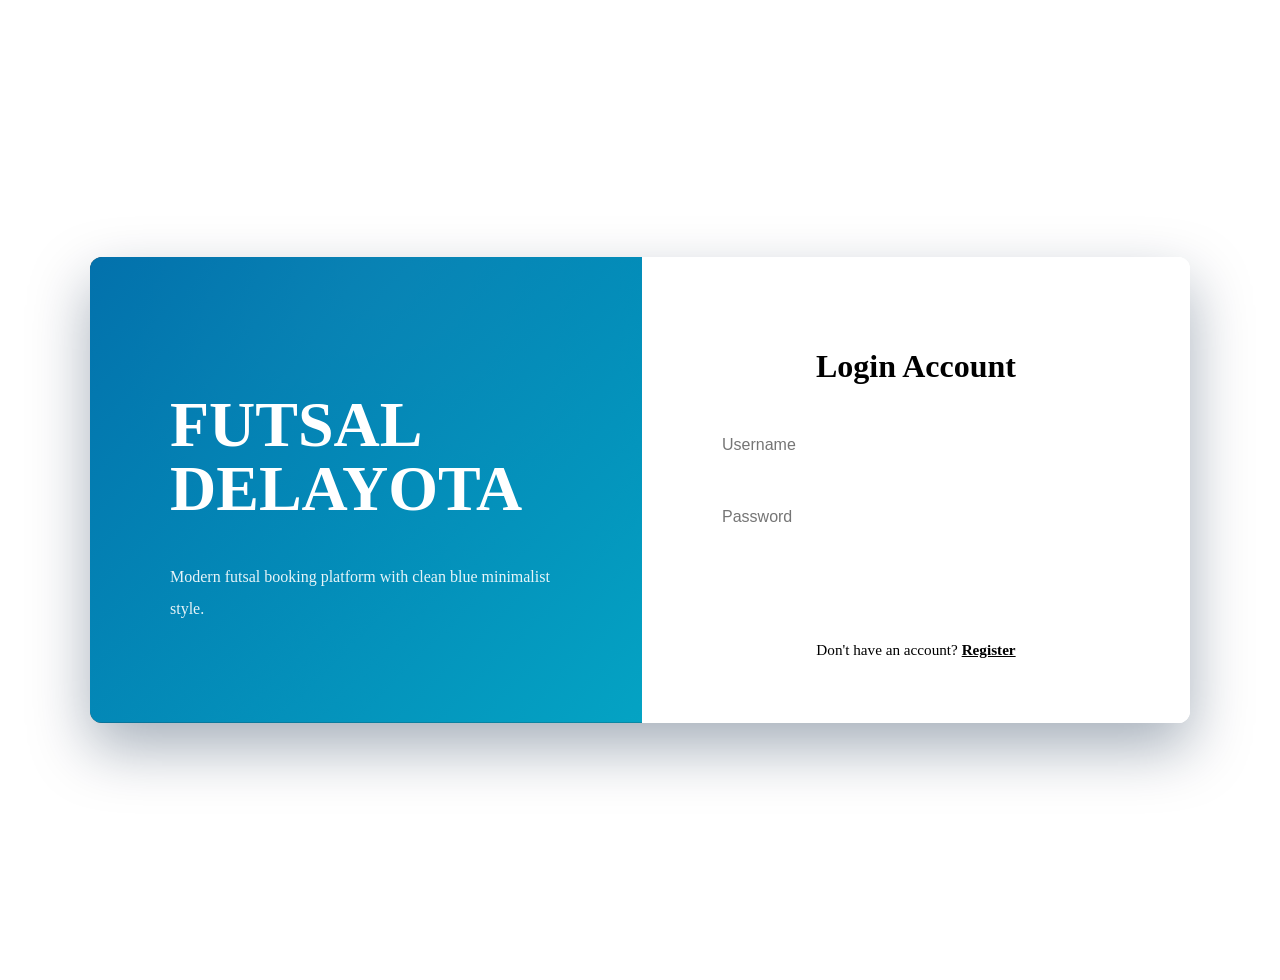
<file: login/index.html>
<!DOCTYPE html>
<html lang="en">

<head>
	<meta charset="UTF-8">
	<meta name="viewport" content="width=device-width, initial-scale=1.0">

	<title>Login - Futsal Delayota</title>

	<link rel="stylesheet" href="style.css">
</head>

<body class="is-preload">

	<!-- Wrapper -->
	<div id="wrapper">

		<!-- Background -->
		<div class="bg fixed"></div>

		<!-- LOGIN -->
		<section class="auth-wrapper">

			<div class="auth-container">

				<!-- LEFT -->

				<div class="auth-left">

					<h1>FUTSAL DELAYOTA</h1>

					<p>
						Modern futsal booking platform with clean blue minimalist style.
					</p>

				</div>

				<!-- RIGHT -->

				<div class="auth-box">

					<h2>Login Account</h2>

					<form id="loginForm" class="auth-form">

						<input
							type="text"
							id="username"
							placeholder="Username"
							required
						>

						<input
							type="password"
							id="password"
							placeholder="Password"
							required
						>

						<button type="submit">
							Login
						</button>

					</form>

					<div class="auth-bottom">
						Don't have an account?
						<a href="register.html">Register</a>
					</div>

				</div>

			</div>

		</section>

	</div>

	<script src="js/login.js"></script>

</body>
</html>
</file>
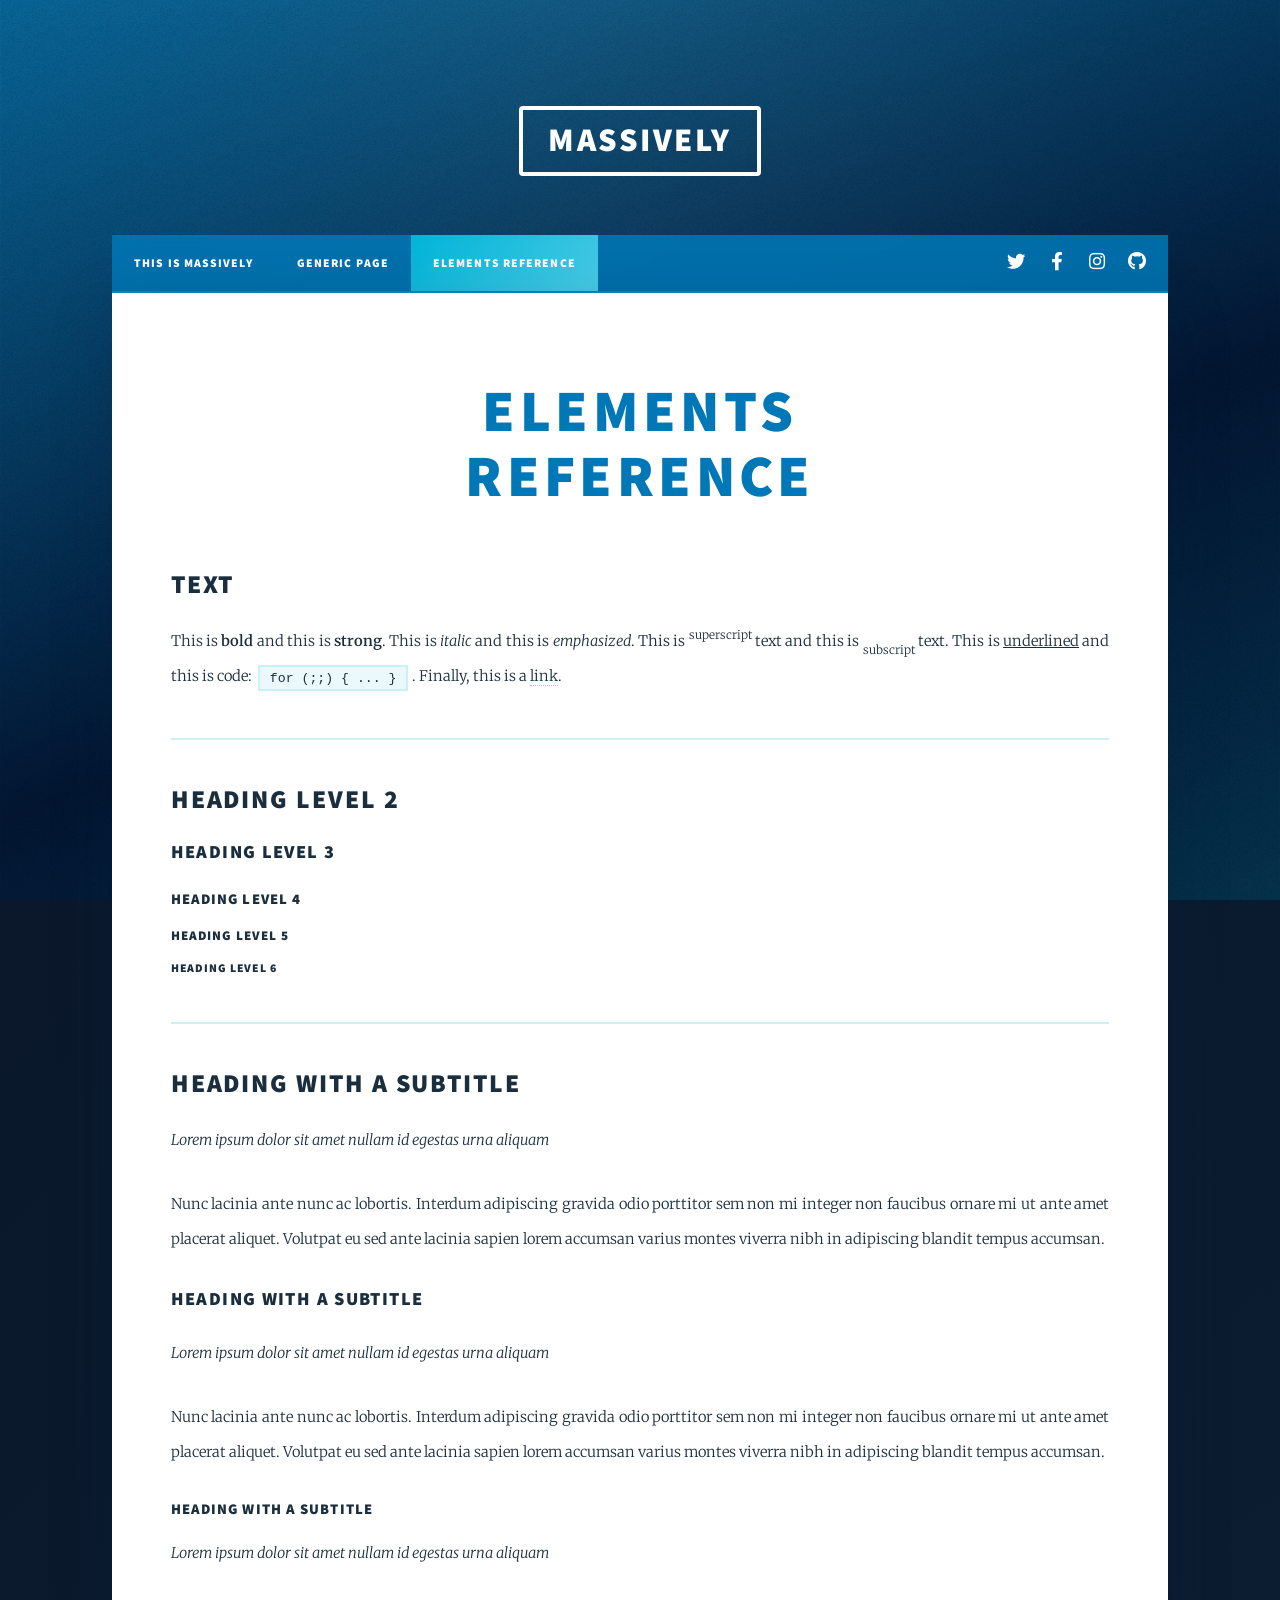
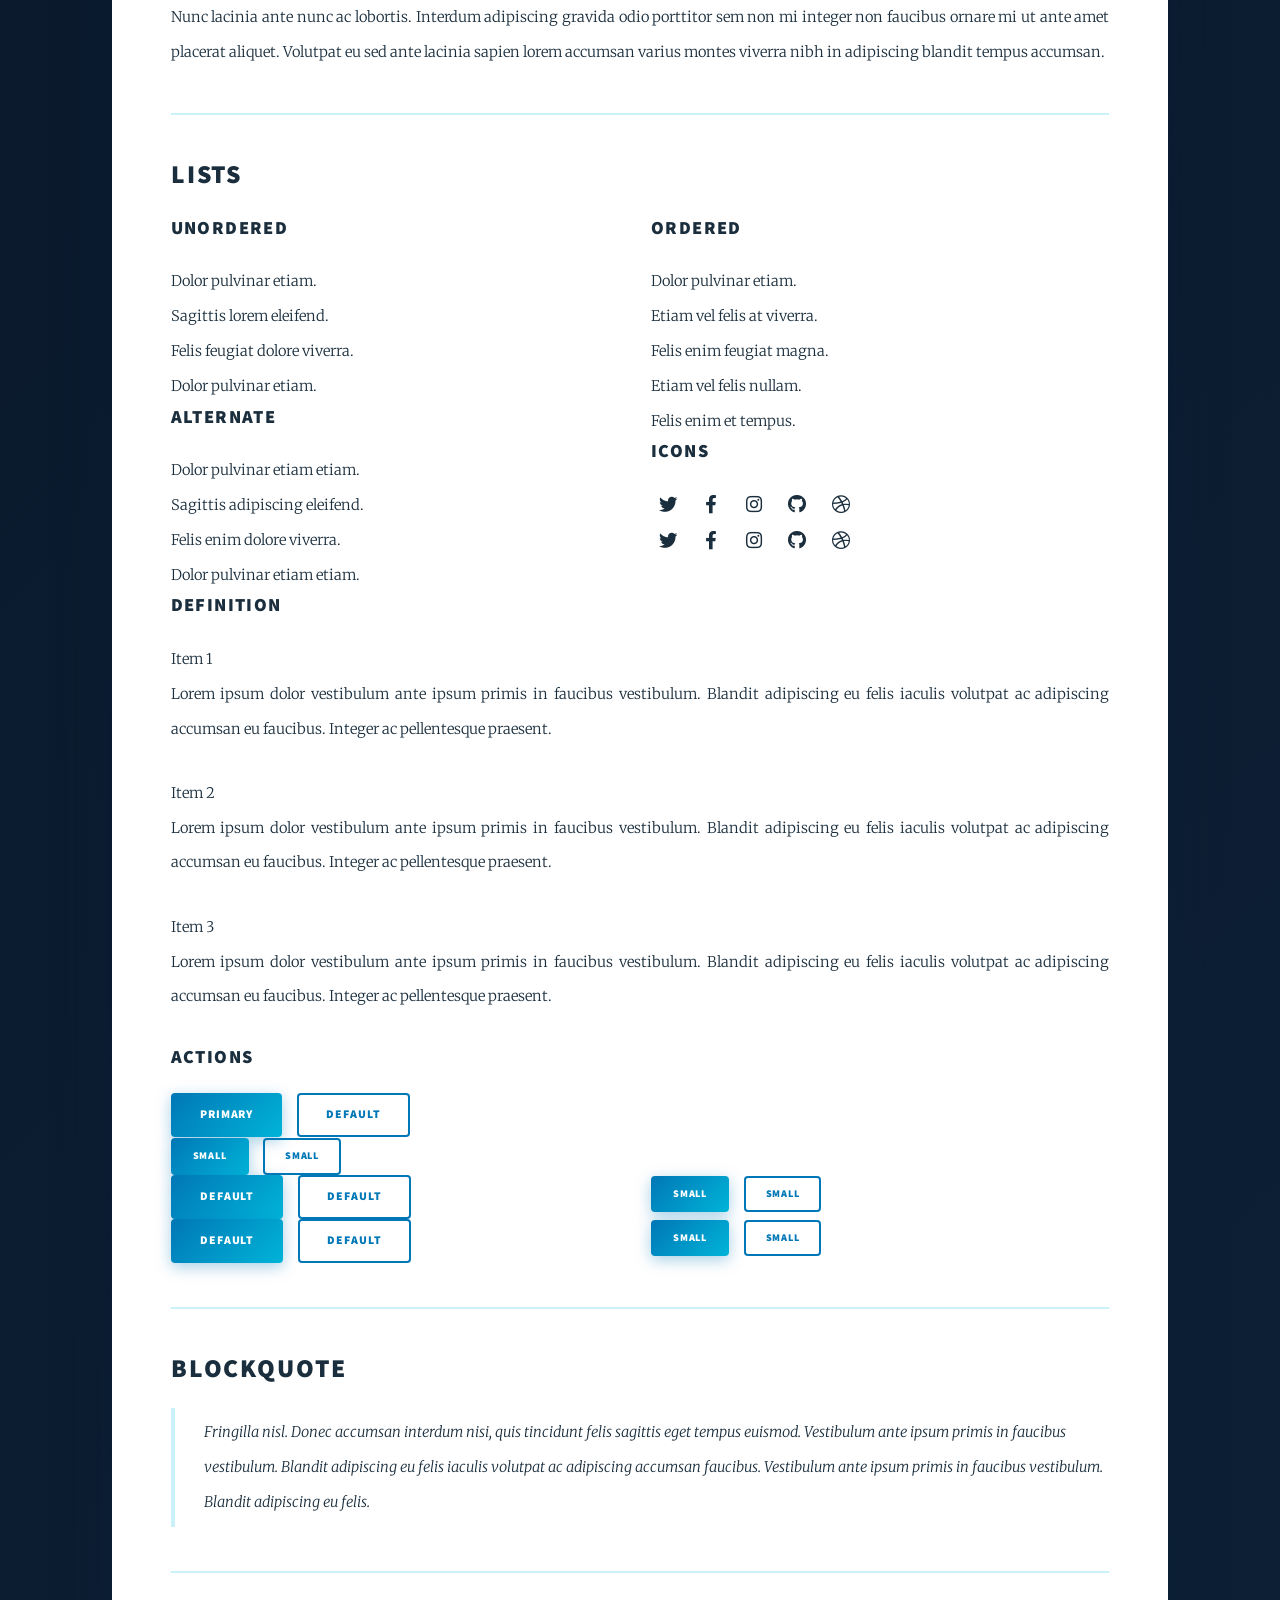
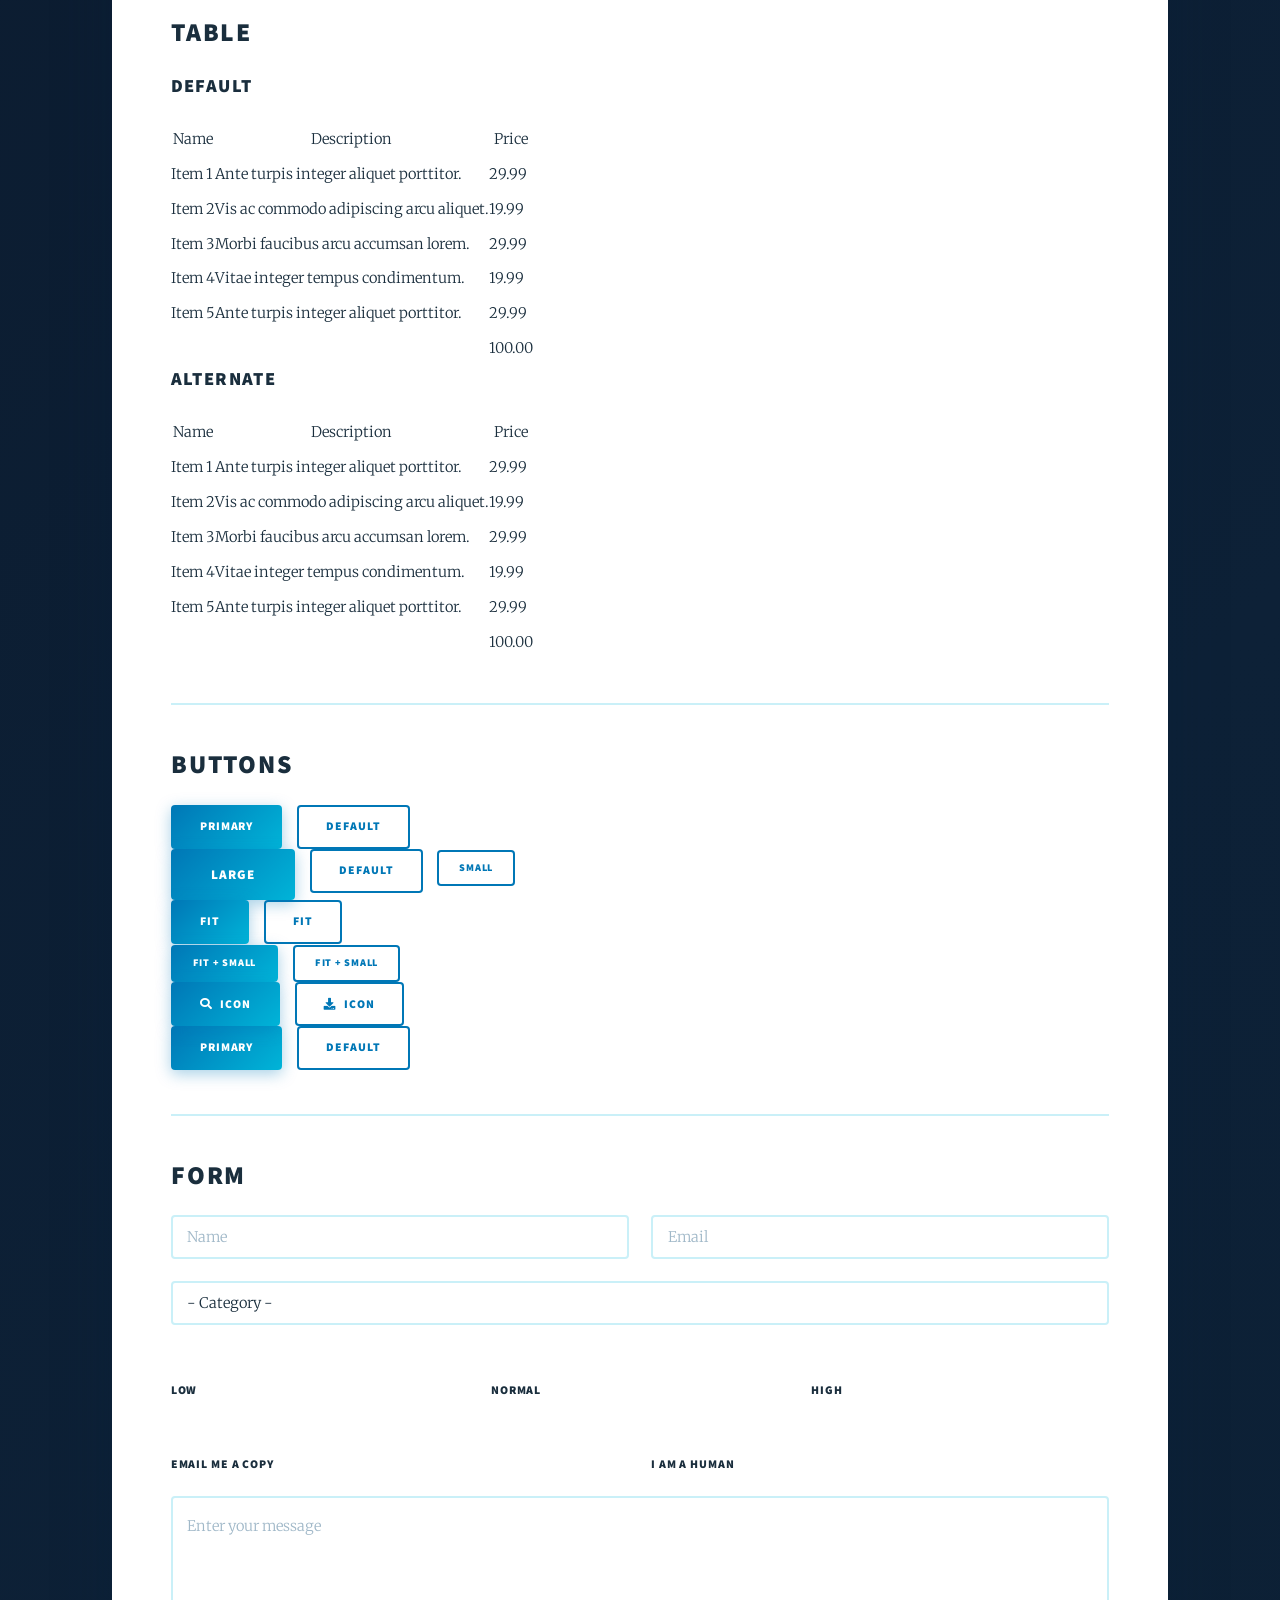
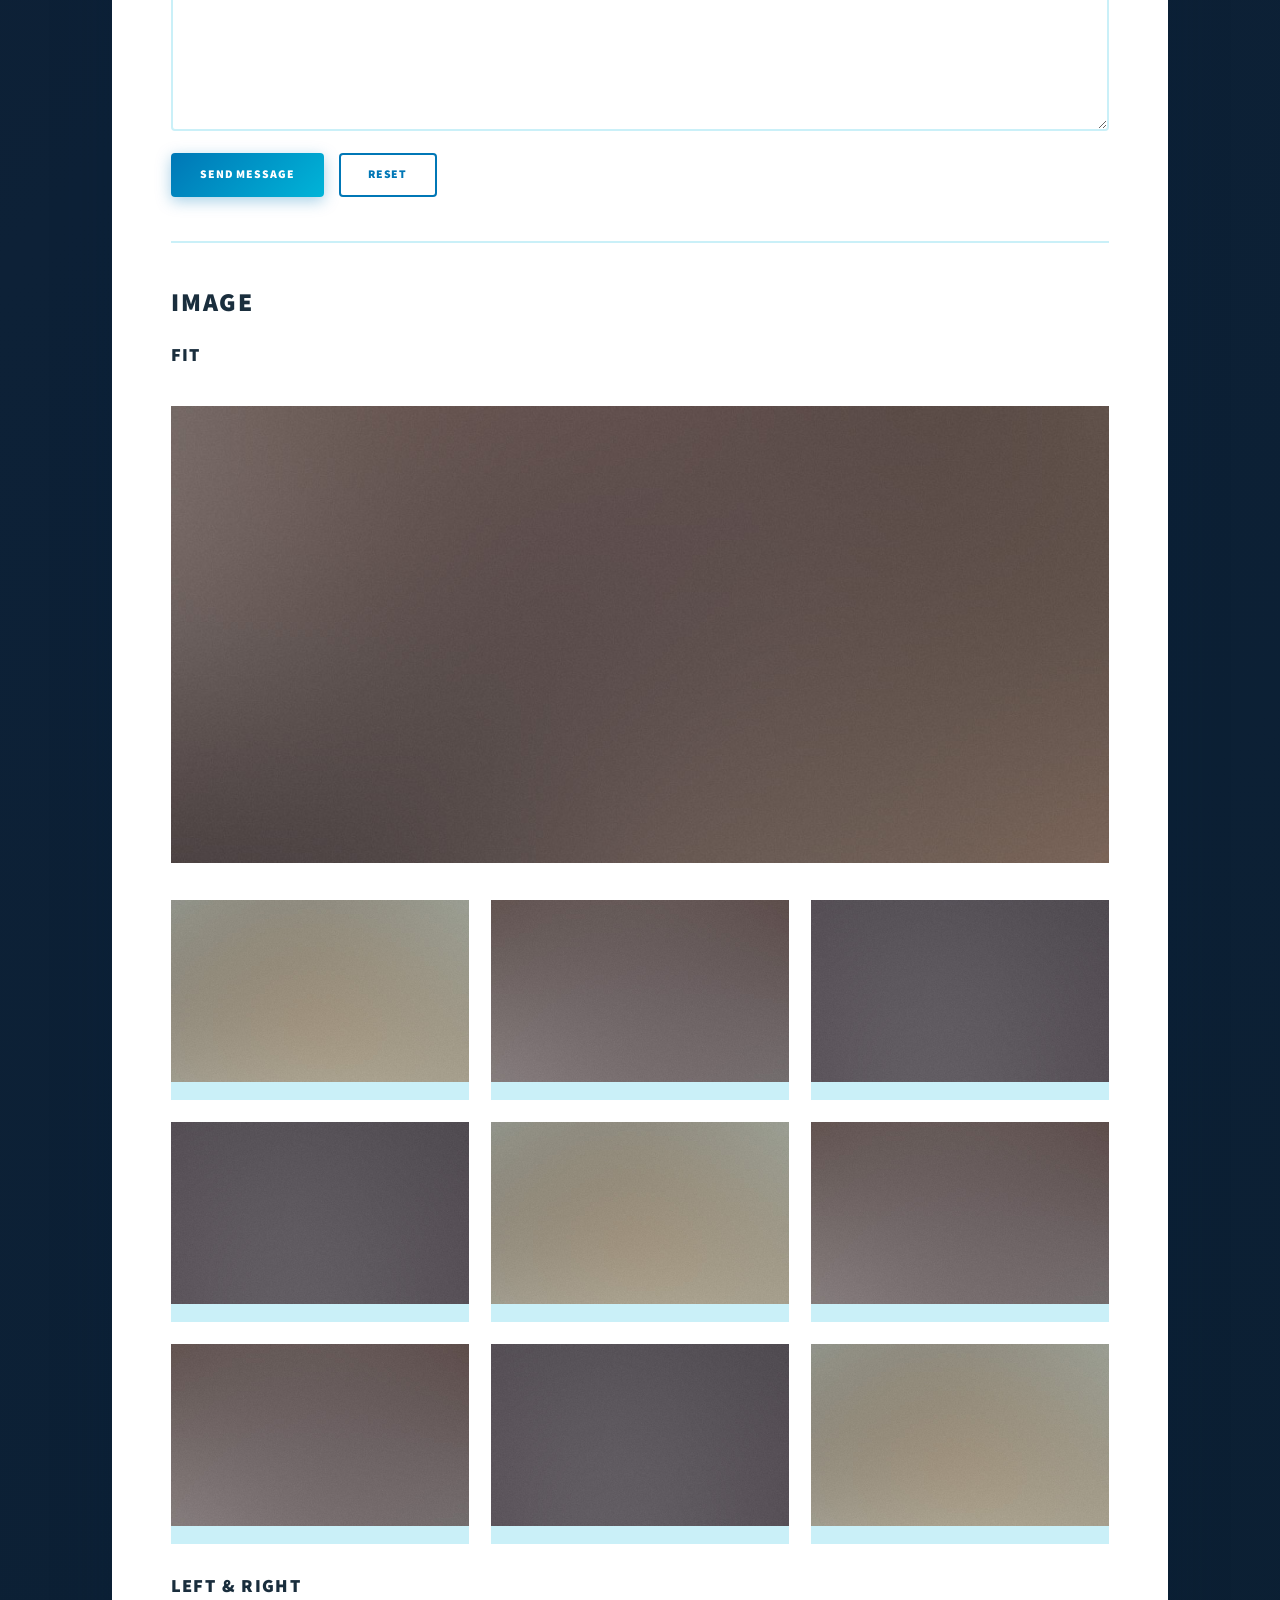
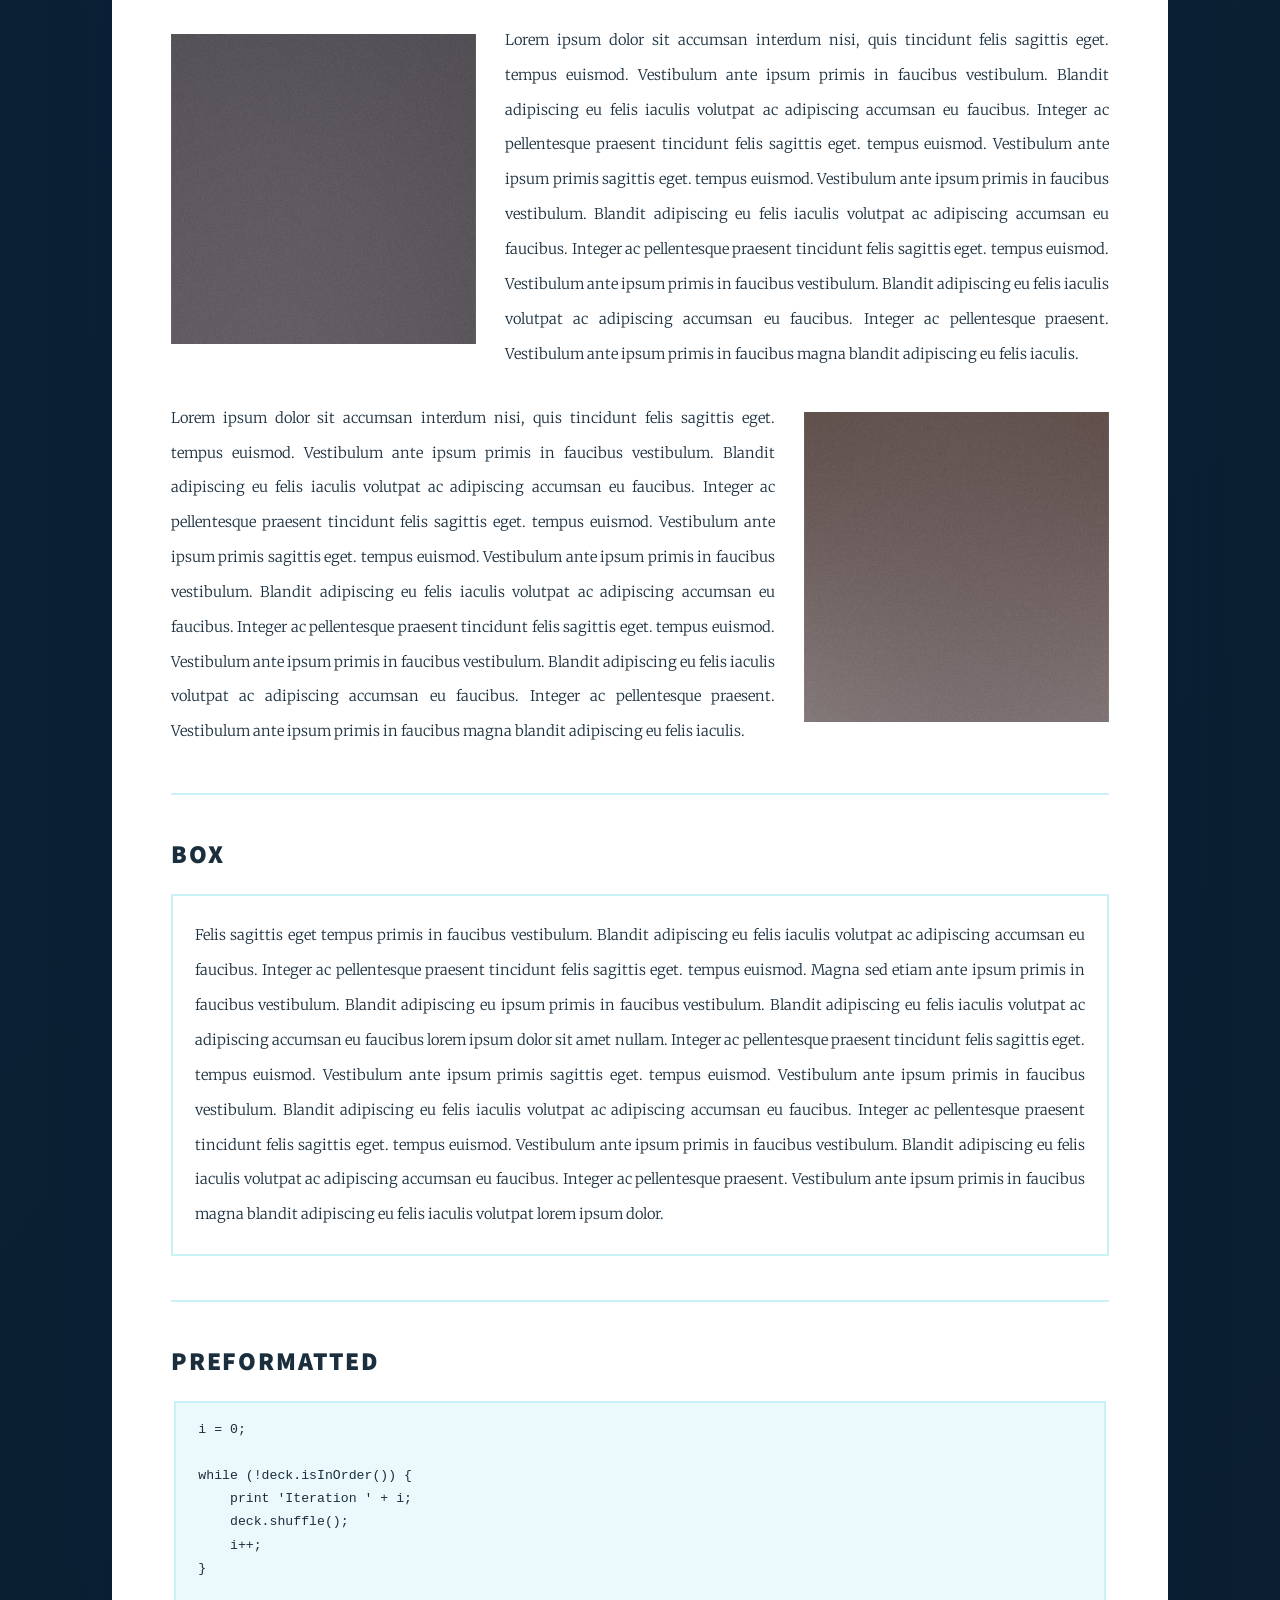
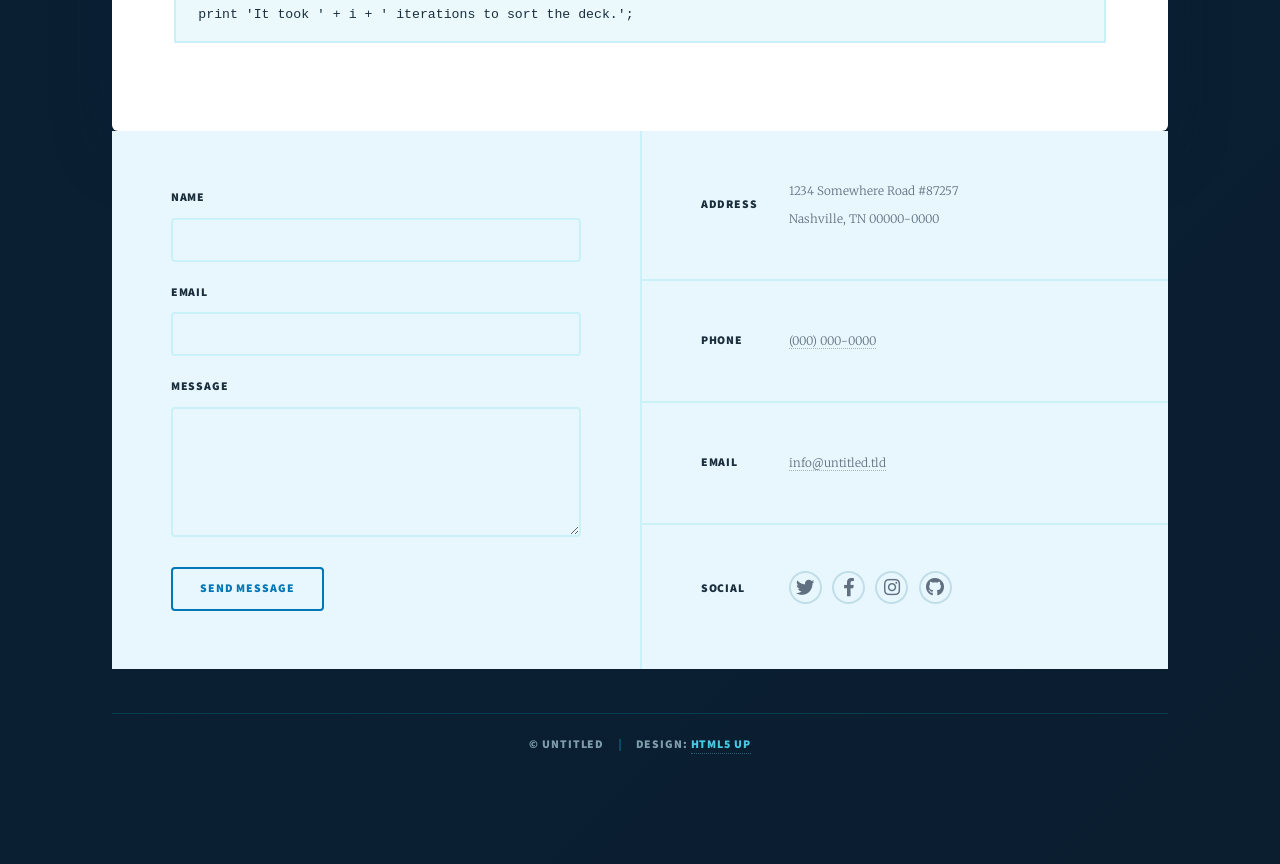
<file: elements.html>
<!DOCTYPE HTML>
<!--
	Massively by HTML5 UP
	html5up.net | @ajlkn
	Free for personal and commercial use under the CCA 3.0 license (html5up.net/license)
-->
<html>
	<head>
		<title>Elements Reference - Massively by HTML5 UP</title>
		<meta charset="utf-8" />
		<meta name="viewport" content="width=device-width, initial-scale=1, user-scalable=no" />
		<link rel="stylesheet" href="assets/css/main.css" />
		<noscript><link rel="stylesheet" href="assets/css/noscript.css" /></noscript>
	</head>
	<body class="is-preload">

		<!-- Wrapper -->
			<div id="wrapper">

				<!-- Header -->
					<header id="header">
						<a href="index.html" class="logo">Massively</a>
					</header>

				<!-- Nav -->
					<nav id="nav">
						<ul class="links">
							<li><a href="index.html">This is Massively</a></li>
							<li><a href="generic.html">Generic Page</a></li>
							<li class="active"><a href="elements.html">Elements Reference</a></li>
						</ul>
						<ul class="icons">
							<li><a href="#" class="icon brands fa-twitter"><span class="label">Twitter</span></a></li>
							<li><a href="#" class="icon brands fa-facebook-f"><span class="label">Facebook</span></a></li>
							<li><a href="#" class="icon brands fa-instagram"><span class="label">Instagram</span></a></li>
							<li><a href="#" class="icon brands fa-github"><span class="label">GitHub</span></a></li>
						</ul>
					</nav>

				<!-- Main -->
					<div id="main">

						<!-- Post -->
							<section class="post">
								<header class="major">
									<h1>Elements<br />
									Reference</h1>
								</header>

								<!-- Text stuff -->
									<h2>Text</h2>
									<p>This is <b>bold</b> and this is <strong>strong</strong>. This is <i>italic</i> and this is <em>emphasized</em>.
									This is <sup>superscript</sup> text and this is <sub>subscript</sub> text.
									This is <u>underlined</u> and this is code: <code>for (;;) { ... }</code>.
									Finally, this is a <a href="#">link</a>.</p>
									<hr />
									<h2>Heading Level 2</h2>
									<h3>Heading Level 3</h3>
									<h4>Heading Level 4</h4>
									<h5>Heading Level 5</h5>
									<h6>Heading Level 6</h6>
									<hr />
									<header>
										<h2>Heading with a Subtitle</h2>
										<p>Lorem ipsum dolor sit amet nullam id egestas urna aliquam</p>
									</header>
									<p>Nunc lacinia ante nunc ac lobortis. Interdum adipiscing gravida odio porttitor sem non mi integer non faucibus ornare mi ut ante amet placerat aliquet. Volutpat eu sed ante lacinia sapien lorem accumsan varius montes viverra nibh in adipiscing blandit tempus accumsan.</p>
									<header>
										<h3>Heading with a Subtitle</h3>
										<p>Lorem ipsum dolor sit amet nullam id egestas urna aliquam</p>
									</header>
									<p>Nunc lacinia ante nunc ac lobortis. Interdum adipiscing gravida odio porttitor sem non mi integer non faucibus ornare mi ut ante amet placerat aliquet. Volutpat eu sed ante lacinia sapien lorem accumsan varius montes viverra nibh in adipiscing blandit tempus accumsan.</p>
									<header>
										<h4>Heading with a Subtitle</h4>
										<p>Lorem ipsum dolor sit amet nullam id egestas urna aliquam</p>
									</header>
									<p>Nunc lacinia ante nunc ac lobortis. Interdum adipiscing gravida odio porttitor sem non mi integer non faucibus ornare mi ut ante amet placerat aliquet. Volutpat eu sed ante lacinia sapien lorem accumsan varius montes viverra nibh in adipiscing blandit tempus accumsan.</p>

									<hr />

								<!-- Lists -->
									<h2>Lists</h2>
									<div class="row">
										<div class="col-6 col-12-small">

											<h3>Unordered</h3>
											<ul>
												<li>Dolor pulvinar etiam.</li>
												<li>Sagittis lorem eleifend.</li>
												<li>Felis feugiat dolore viverra.</li>
												<li>Dolor pulvinar etiam.</li>
											</ul>

											<h3>Alternate</h3>
											<ul class="alt">
												<li>Dolor pulvinar etiam etiam.</li>
												<li>Sagittis adipiscing eleifend.</li>
												<li>Felis enim dolore viverra.</li>
												<li>Dolor pulvinar etiam etiam.</li>
											</ul>

										</div>
										<div class="col-6 col-12-small">

											<h3>Ordered</h3>
											<ol>
												<li>Dolor pulvinar etiam.</li>
												<li>Etiam vel felis at viverra.</li>
												<li>Felis enim feugiat magna.</li>
												<li>Etiam vel felis nullam.</li>
												<li>Felis enim et tempus.</li>
											</ol>

											<h3>Icons</h3>
											<ul class="icons">
												<li><a href="#" class="icon brands fa-twitter"><span class="label">Twitter</span></a></li>
												<li><a href="#" class="icon brands fa-facebook-f"><span class="label">Facebook</span></a></li>
												<li><a href="#" class="icon brands fa-instagram"><span class="label">Instagram</span></a></li>
												<li><a href="#" class="icon brands fa-github"><span class="label">Github</span></a></li>
												<li><a href="#" class="icon brands fa-dribbble"><span class="label">Dribbble</span></a></li>
											</ul>
											<ul class="icons alt">
												<li><a href="#" class="icon brands alt fa-twitter"><span class="label">Twitter</span></a></li>
												<li><a href="#" class="icon brands alt fa-facebook-f"><span class="label">Facebook</span></a></li>
												<li><a href="#" class="icon brands alt fa-instagram"><span class="label">Instagram</span></a></li>
												<li><a href="#" class="icon brands alt fa-github"><span class="label">Github</span></a></li>
												<li><a href="#" class="icon brands alt fa-dribbble"><span class="label">Dribbble</span></a></li>
											</ul>

										</div>
									</div>
									<h3>Definition</h3>
									<dl>
										<dt>Item 1</dt>
										<dd>
											<p>Lorem ipsum dolor vestibulum ante ipsum primis in faucibus vestibulum. Blandit adipiscing eu felis iaculis volutpat ac adipiscing accumsan eu faucibus. Integer ac pellentesque praesent.</p>
										</dd>
										<dt>Item 2</dt>
										<dd>
											<p>Lorem ipsum dolor vestibulum ante ipsum primis in faucibus vestibulum. Blandit adipiscing eu felis iaculis volutpat ac adipiscing accumsan eu faucibus. Integer ac pellentesque praesent.</p>
										</dd>
										<dt>Item 3</dt>
										<dd>
											<p>Lorem ipsum dolor vestibulum ante ipsum primis in faucibus vestibulum. Blandit adipiscing eu felis iaculis volutpat ac adipiscing accumsan eu faucibus. Integer ac pellentesque praesent.</p>
										</dd>
									</dl>

									<h3>Actions</h3>
									<ul class="actions">
										<li><a href="#" class="button primary">Primary</a></li>
										<li><a href="#" class="button">Default</a></li>
									</ul>
									<ul class="actions small">
										<li><a href="#" class="button primary small">Small</a></li>
										<li><a href="#" class="button small">Small</a></li>
									</ul>
									<div class="row">
										<div class="col-6 col-12-small">
											<ul class="actions stacked">
												<li><a href="#" class="button primary">Default</a></li>
												<li><a href="#" class="button">Default</a></li>
											</ul>
										</div>
										<div class="col-6 col-12-small">
											<ul class="actions stacked">
												<li><a href="#" class="button primary small">Small</a></li>
												<li><a href="#" class="button small">Small</a></li>
											</ul>
										</div>
									</div>
									<div class="row">
										<div class="col-6 col-12-small">
											<ul class="actions stacked">
												<li><a href="#" class="button primary fit">Default</a></li>
												<li><a href="#" class="button fit">Default</a></li>
											</ul>
										</div>
										<div class="col-6 col-12-small">
											<ul class="actions stacked">
												<li><a href="#" class="button primary small fit">Small</a></li>
												<li><a href="#" class="button small fit">Small</a></li>
											</ul>
										</div>
									</div>

									<hr />

								<!-- Blockquote -->
									<h2>Blockquote</h2>
									<blockquote>Fringilla nisl. Donec accumsan interdum nisi, quis tincidunt felis sagittis eget tempus euismod. Vestibulum ante ipsum primis in faucibus vestibulum. Blandit adipiscing eu felis iaculis volutpat ac adipiscing accumsan faucibus. Vestibulum ante ipsum primis in faucibus vestibulum. Blandit adipiscing eu felis.</blockquote>

									<hr />

								<!-- Table -->
									<h2>Table</h2>

									<h3>Default</h3>
									<div class="table-wrapper">
										<table>
											<thead>
												<tr>
													<th>Name</th>
													<th>Description</th>
													<th>Price</th>
												</tr>
											</thead>
											<tbody>
												<tr>
													<td>Item 1</td>
													<td>Ante turpis integer aliquet porttitor.</td>
													<td>29.99</td>
												</tr>
												<tr>
													<td>Item 2</td>
													<td>Vis ac commodo adipiscing arcu aliquet.</td>
													<td>19.99</td>
												</tr>
												<tr>
													<td>Item 3</td>
													<td> Morbi faucibus arcu accumsan lorem.</td>
													<td>29.99</td>
												</tr>
												<tr>
													<td>Item 4</td>
													<td>Vitae integer tempus condimentum.</td>
													<td>19.99</td>
												</tr>
												<tr>
													<td>Item 5</td>
													<td>Ante turpis integer aliquet porttitor.</td>
													<td>29.99</td>
												</tr>
											</tbody>
											<tfoot>
												<tr>
													<td colspan="2"></td>
													<td>100.00</td>
												</tr>
											</tfoot>
										</table>
									</div>

									<h3>Alternate</h3>
									<div class="table-wrapper">
										<table class="alt">
											<thead>
												<tr>
													<th>Name</th>
													<th>Description</th>
													<th>Price</th>
												</tr>
											</thead>
											<tbody>
												<tr>
													<td>Item 1</td>
													<td>Ante turpis integer aliquet porttitor.</td>
													<td>29.99</td>
												</tr>
												<tr>
													<td>Item 2</td>
													<td>Vis ac commodo adipiscing arcu aliquet.</td>
													<td>19.99</td>
												</tr>
												<tr>
													<td>Item 3</td>
													<td> Morbi faucibus arcu accumsan lorem.</td>
													<td>29.99</td>
												</tr>
												<tr>
													<td>Item 4</td>
													<td>Vitae integer tempus condimentum.</td>
													<td>19.99</td>
												</tr>
												<tr>
													<td>Item 5</td>
													<td>Ante turpis integer aliquet porttitor.</td>
													<td>29.99</td>
												</tr>
											</tbody>
											<tfoot>
												<tr>
													<td colspan="2"></td>
													<td>100.00</td>
												</tr>
											</tfoot>
										</table>
									</div>

									<hr />

								<!-- Buttons -->
									<h2>Buttons</h2>
									<ul class="actions">
										<li><a href="#" class="button primary">Primary</a></li>
										<li><a href="#" class="button">Default</a></li>
									</ul>
									<ul class="actions">
										<li><a href="#" class="button primary large">Large</a></li>
										<li><a href="#" class="button">Default</a></li>
										<li><a href="#" class="button small">Small</a></li>
									</ul>
									<ul class="actions fit">
										<li><a href="#" class="button primary fit">Fit</a></li>
										<li><a href="#" class="button fit">Fit</a></li>
									</ul>
									<ul class="actions fit small">
										<li><a href="#" class="button primary fit small">Fit + Small</a></li>
										<li><a href="#" class="button fit small">Fit + Small</a></li>
									</ul>
									<ul class="actions">
										<li><a href="#" class="button primary icon solid fa-search">Icon</a></li>
										<li><a href="#" class="button icon solid fa-download">Icon</a></li>
									</ul>
									<ul class="actions">
										<li><span class="button primary disabled">Primary</span></li>
										<li><span class="button disabled">Default</span></li>
									</ul>

									<hr />

								<!-- Form -->
									<h2>Form</h2>

									<form method="post" action="#">
										<div class="row gtr-uniform">
											<div class="col-6 col-12-xsmall">
												<input type="text" name="demo-name" id="demo-name" value="" placeholder="Name" />
											</div>
											<div class="col-6 col-12-xsmall">
												<input type="email" name="demo-email" id="demo-email" value="" placeholder="Email" />
											</div>
											<!-- Break -->
											<div class="col-12">
												<select name="demo-category" id="demo-category">
													<option value="">- Category -</option>
													<option value="1">Manufacturing</option>
													<option value="1">Shipping</option>
													<option value="1">Administration</option>
													<option value="1">Human Resources</option>
												</select>
											</div>
											<!-- Break -->
											<div class="col-4 col-12-small">
												<input type="radio" id="demo-priority-low" name="demo-priority" checked>
												<label for="demo-priority-low">Low</label>
											</div>
											<div class="col-4 col-12-small">
												<input type="radio" id="demo-priority-normal" name="demo-priority">
												<label for="demo-priority-normal">Normal</label>
											</div>
											<div class="col-4 col-12-small">
												<input type="radio" id="demo-priority-high" name="demo-priority">
												<label for="demo-priority-high">High</label>
											</div>
											<!-- Break -->
											<div class="col-6 col-12-small">
												<input type="checkbox" id="demo-copy" name="demo-copy">
												<label for="demo-copy">Email me a copy</label>
											</div>
											<div class="col-6 col-12-small">
												<input type="checkbox" id="demo-human" name="demo-human" checked>
												<label for="demo-human">I am a human</label>
											</div>
											<!-- Break -->
											<div class="col-12">
												<textarea name="demo-message" id="demo-message" placeholder="Enter your message" rows="6"></textarea>
											</div>
											<!-- Break -->
											<div class="col-12">
												<ul class="actions">
													<li><input type="submit" value="Send Message" class="primary" /></li>
													<li><input type="reset" value="Reset" /></li>
												</ul>
											</div>
										</div>
									</form>

									<hr />

								<!-- Image -->
									<h2>Image</h2>

									<h3>Fit</h3>
									<span class="image fit"><img src="images/pic01.jpg" alt="" /></span>
									<div class="box alt">
										<div class="row gtr-50 gtr-uniform">
											<div class="col-4"><span class="image fit"><img src="images/pic02.jpg" alt="" /></span></div>
											<div class="col-4"><span class="image fit"><img src="images/pic03.jpg" alt="" /></span></div>
											<div class="col-4"><span class="image fit"><img src="images/pic04.jpg" alt="" /></span></div>
											<!-- Break -->
											<div class="col-4"><span class="image fit"><img src="images/pic04.jpg" alt="" /></span></div>
											<div class="col-4"><span class="image fit"><img src="images/pic02.jpg" alt="" /></span></div>
											<div class="col-4"><span class="image fit"><img src="images/pic03.jpg" alt="" /></span></div>
											<!-- Break -->
											<div class="col-4"><span class="image fit"><img src="images/pic03.jpg" alt="" /></span></div>
											<div class="col-4"><span class="image fit"><img src="images/pic04.jpg" alt="" /></span></div>
											<div class="col-4"><span class="image fit"><img src="images/pic02.jpg" alt="" /></span></div>
										</div>
									</div>

									<h3>Left &amp; Right</h3>
									<p><span class="image left"><img src="images/pic08.jpg" alt="" /></span>Lorem ipsum dolor sit accumsan interdum nisi, quis tincidunt felis sagittis eget. tempus euismod. Vestibulum ante ipsum primis in faucibus vestibulum. Blandit adipiscing eu felis iaculis volutpat ac adipiscing accumsan eu faucibus. Integer ac pellentesque praesent tincidunt felis sagittis eget. tempus euismod. Vestibulum ante ipsum primis sagittis eget. tempus euismod. Vestibulum ante ipsum primis in faucibus vestibulum. Blandit adipiscing eu felis iaculis volutpat ac adipiscing accumsan eu faucibus. Integer ac pellentesque praesent tincidunt felis sagittis eget. tempus euismod. Vestibulum ante ipsum primis in faucibus vestibulum. Blandit adipiscing eu felis iaculis volutpat ac adipiscing accumsan eu faucibus. Integer ac pellentesque praesent. Vestibulum ante ipsum primis in faucibus magna blandit adipiscing eu felis iaculis.</p>
									<p><span class="image right"><img src="images/pic09.jpg" alt="" /></span>Lorem ipsum dolor sit accumsan interdum nisi, quis tincidunt felis sagittis eget. tempus euismod. Vestibulum ante ipsum primis in faucibus vestibulum. Blandit adipiscing eu felis iaculis volutpat ac adipiscing accumsan eu faucibus. Integer ac pellentesque praesent tincidunt felis sagittis eget. tempus euismod. Vestibulum ante ipsum primis sagittis eget. tempus euismod. Vestibulum ante ipsum primis in faucibus vestibulum. Blandit adipiscing eu felis iaculis volutpat ac adipiscing accumsan eu faucibus. Integer ac pellentesque praesent tincidunt felis sagittis eget. tempus euismod. Vestibulum ante ipsum primis in faucibus vestibulum. Blandit adipiscing eu felis iaculis volutpat ac adipiscing accumsan eu faucibus. Integer ac pellentesque praesent. Vestibulum ante ipsum primis in faucibus magna blandit adipiscing eu felis iaculis.</p>

									<hr />

								<!-- Box -->
									<h2>Box</h2>
									<div class="box">
										<p>Felis sagittis eget tempus primis in faucibus vestibulum. Blandit adipiscing eu felis iaculis volutpat ac adipiscing accumsan eu faucibus. Integer ac pellentesque praesent tincidunt felis sagittis eget. tempus euismod. Magna sed etiam ante ipsum primis in faucibus vestibulum. Blandit adipiscing eu ipsum primis in faucibus vestibulum. Blandit adipiscing eu felis iaculis volutpat ac adipiscing accumsan eu faucibus lorem ipsum dolor sit amet nullam. Integer ac pellentesque praesent tincidunt felis sagittis eget. tempus euismod. Vestibulum ante ipsum primis sagittis eget. tempus euismod. Vestibulum ante ipsum primis in faucibus vestibulum. Blandit adipiscing eu felis iaculis volutpat ac adipiscing accumsan eu faucibus. Integer ac pellentesque praesent tincidunt felis sagittis eget. tempus euismod. Vestibulum ante ipsum primis in faucibus vestibulum. Blandit adipiscing eu felis iaculis volutpat ac adipiscing accumsan eu faucibus. Integer ac pellentesque praesent. Vestibulum ante ipsum primis in faucibus magna blandit adipiscing eu felis iaculis volutpat lorem ipsum dolor.</p>
									</div>

									<hr />

								<!-- Preformatted Code -->
									<h2>Preformatted</h2>
									<pre><code>i = 0;

while (!deck.isInOrder()) {
    print 'Iteration ' + i;
    deck.shuffle();
    i++;
}

print 'It took ' + i + ' iterations to sort the deck.';
</code></pre>

							</section>

					</div>

				<!-- Footer -->
					<footer id="footer">
						<section>
							<form method="post" action="#">
								<div class="fields">
									<div class="field">
										<label for="name">Name</label>
										<input type="text" name="name" id="name" />
									</div>
									<div class="field">
										<label for="email">Email</label>
										<input type="text" name="email" id="email" />
									</div>
									<div class="field">
										<label for="message">Message</label>
										<textarea name="message" id="message" rows="3"></textarea>
									</div>
								</div>
								<ul class="actions">
									<li><input type="submit" value="Send Message" /></li>
								</ul>
							</form>
						</section>
						<section class="split contact">
							<section class="alt">
								<h3>Address</h3>
								<p>1234 Somewhere Road #87257<br />
								Nashville, TN 00000-0000</p>
							</section>
							<section>
								<h3>Phone</h3>
								<p><a href="#">(000) 000-0000</a></p>
							</section>
							<section>
								<h3>Email</h3>
								<p><a href="#">info@untitled.tld</a></p>
							</section>
							<section>
								<h3>Social</h3>
								<ul class="icons alt">
									<li><a href="#" class="icon brands alt fa-twitter"><span class="label">Twitter</span></a></li>
									<li><a href="#" class="icon brands alt fa-facebook-f"><span class="label">Facebook</span></a></li>
									<li><a href="#" class="icon brands alt fa-instagram"><span class="label">Instagram</span></a></li>
									<li><a href="#" class="icon brands alt fa-github"><span class="label">GitHub</span></a></li>
								</ul>
							</section>
						</section>
					</footer>

				<!-- Copyright -->
					<div id="copyright">
						<ul><li>&copy; Untitled</li><li>Design: <a href="https://html5up.net">HTML5 UP</a></li></ul>
					</div>

			</div>

		<!-- Scripts -->
			<script src="assets/js/jquery.min.js"></script>
			<script src="assets/js/jquery.scrollex.min.js"></script>
			<script src="assets/js/jquery.scrolly.min.js"></script>
			<script src="assets/js/browser.min.js"></script>
			<script src="assets/js/breakpoints.min.js"></script>
			<script src="assets/js/util.js"></script>
			<script src="assets/js/main.js"></script>

	</body>
</html>
</file>
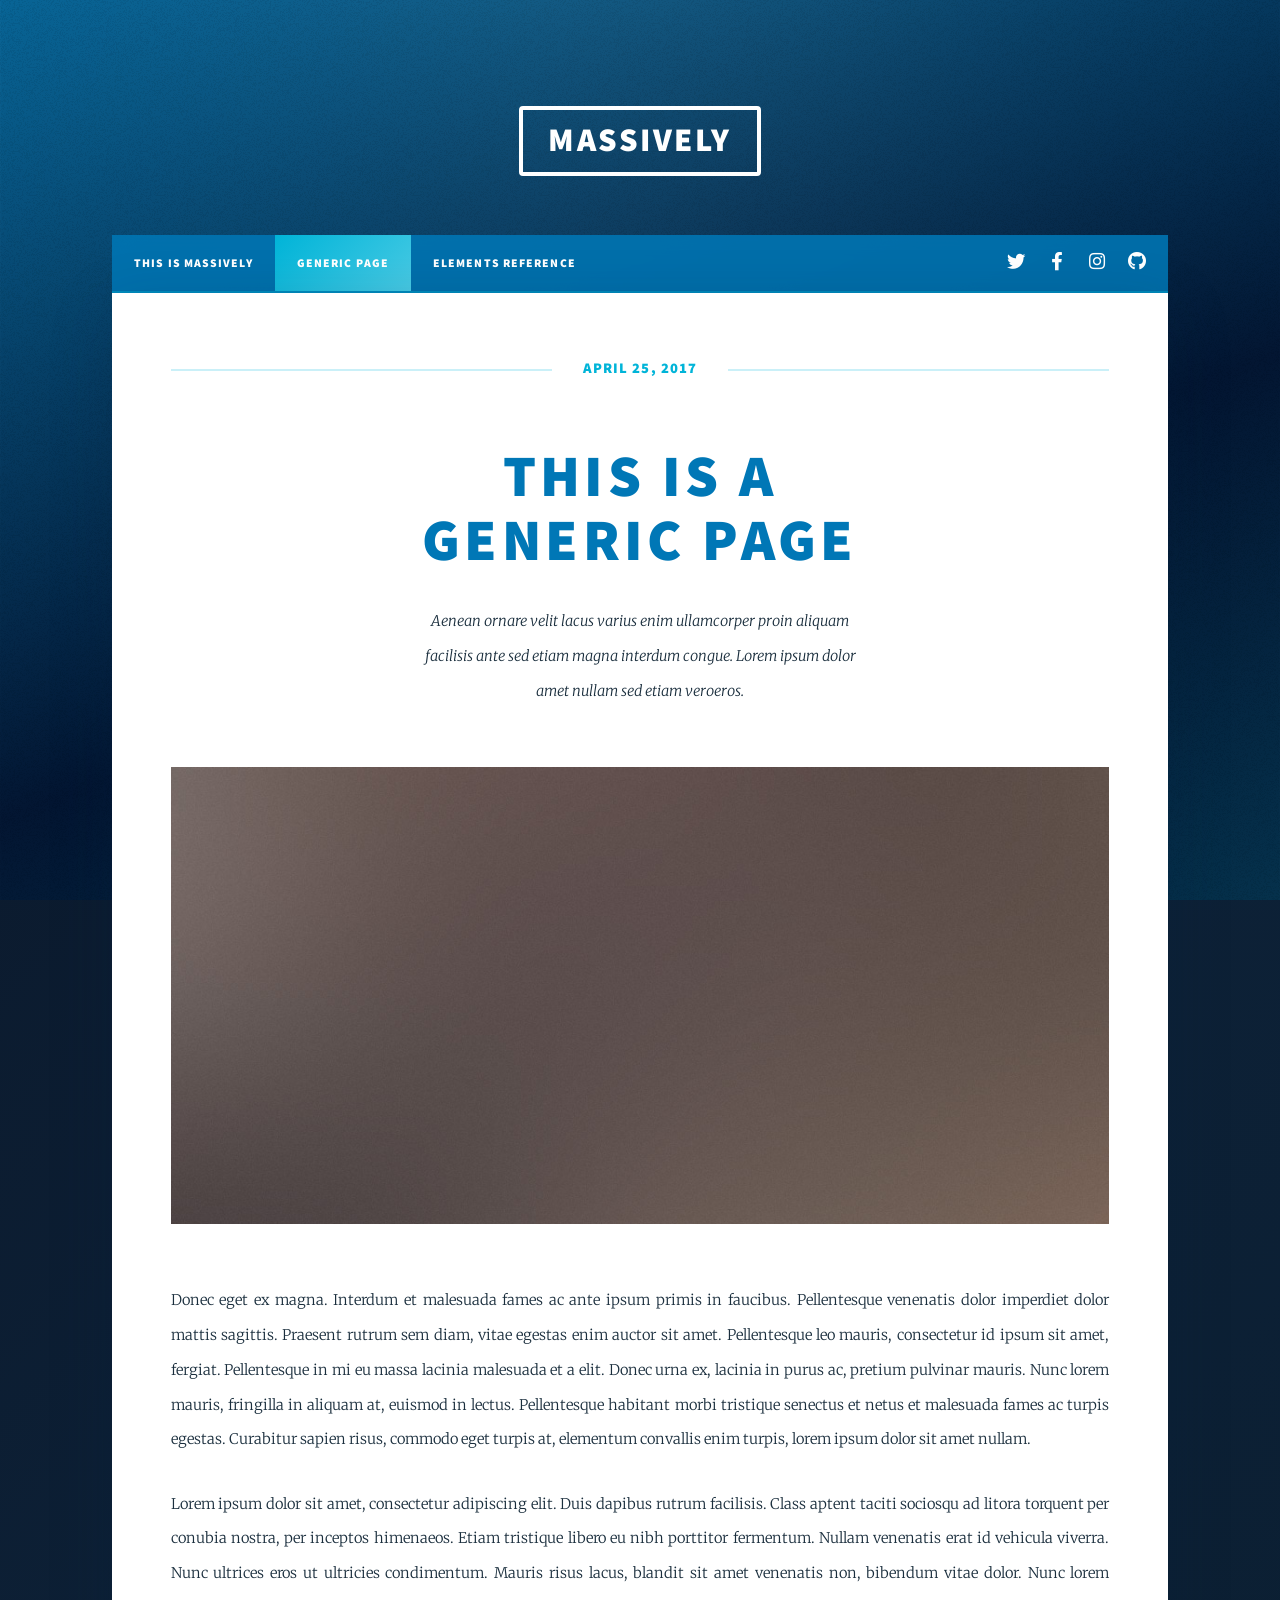
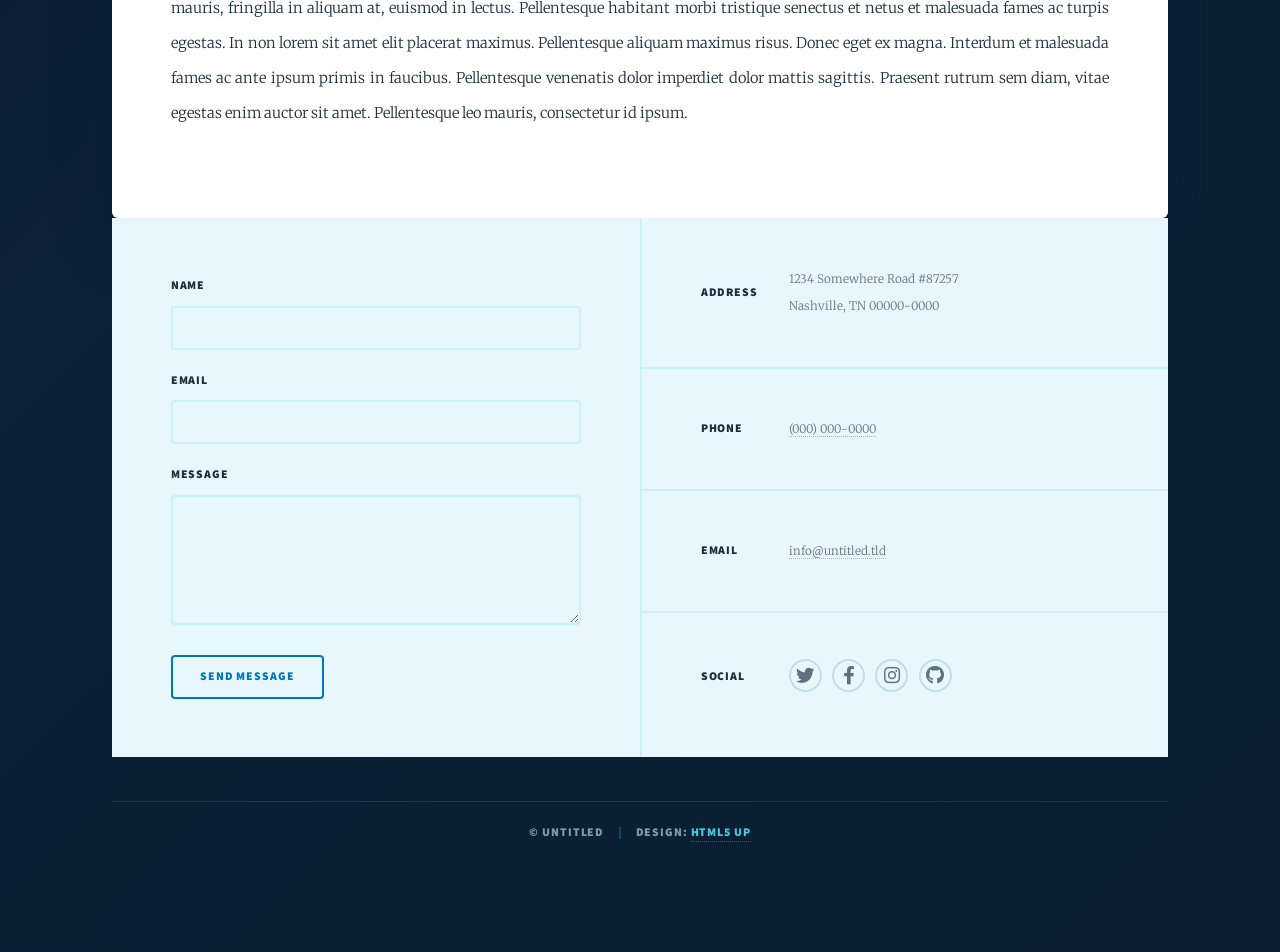
<file: generic.html>
<!DOCTYPE HTML>
<!--
	Massively by HTML5 UP
	html5up.net | @ajlkn
	Free for personal and commercial use under the CCA 3.0 license (html5up.net/license)
-->
<html>
	<head>
		<title>Generic Page - Massively by HTML5 UP</title>
		<meta charset="utf-8" />
		<meta name="viewport" content="width=device-width, initial-scale=1, user-scalable=no" />
		<link rel="stylesheet" href="assets/css/main.css" />
		<noscript><link rel="stylesheet" href="assets/css/noscript.css" /></noscript>
	</head>
	<body class="is-preload">

		<!-- Wrapper -->
			<div id="wrapper">

				<!-- Header -->
					<header id="header">
						<a href="index.html" class="logo">Massively</a>
					</header>

				<!-- Nav -->
					<nav id="nav">
						<ul class="links">
							<li><a href="index.html">This is Massively</a></li>
							<li class="active"><a href="generic.html">Generic Page</a></li>
							<li><a href="elements.html">Elements Reference</a></li>
						</ul>
						<ul class="icons">
							<li><a href="#" class="icon brands fa-twitter"><span class="label">Twitter</span></a></li>
							<li><a href="#" class="icon brands fa-facebook-f"><span class="label">Facebook</span></a></li>
							<li><a href="#" class="icon brands fa-instagram"><span class="label">Instagram</span></a></li>
							<li><a href="#" class="icon brands fa-github"><span class="label">GitHub</span></a></li>
						</ul>
					</nav>

				<!-- Main -->
					<div id="main">

						<!-- Post -->
							<section class="post">
								<header class="major">
									<span class="date">April 25, 2017</span>
									<h1>This is a<br />
									Generic Page</h1>
									<p>Aenean ornare velit lacus varius enim ullamcorper proin aliquam<br />
									facilisis ante sed etiam magna interdum congue. Lorem ipsum dolor<br />
									amet nullam sed etiam veroeros.</p>
								</header>
								<div class="image main"><img src="images/pic01.jpg" alt="" /></div>
								<p>Donec eget ex magna. Interdum et malesuada fames ac ante ipsum primis in faucibus. Pellentesque venenatis dolor imperdiet dolor mattis sagittis. Praesent rutrum sem diam, vitae egestas enim auctor sit amet. Pellentesque leo mauris, consectetur id ipsum sit amet, fergiat. Pellentesque in mi eu massa lacinia malesuada et a elit. Donec urna ex, lacinia in purus ac, pretium pulvinar mauris. Nunc lorem mauris, fringilla in aliquam at, euismod in lectus. Pellentesque habitant morbi tristique senectus et netus et malesuada fames ac turpis egestas. Curabitur sapien risus, commodo eget turpis at, elementum convallis enim turpis, lorem ipsum dolor sit amet nullam.</p>
								<p>Lorem ipsum dolor sit amet, consectetur adipiscing elit. Duis dapibus rutrum facilisis. Class aptent taciti sociosqu ad litora torquent per conubia nostra, per inceptos himenaeos. Etiam tristique libero eu nibh porttitor fermentum. Nullam venenatis erat id vehicula viverra. Nunc ultrices eros ut ultricies condimentum. Mauris risus lacus, blandit sit amet venenatis non, bibendum vitae dolor. Nunc lorem mauris, fringilla in aliquam at, euismod in lectus. Pellentesque habitant morbi tristique senectus et netus et malesuada fames ac turpis egestas. In non lorem sit amet elit placerat maximus. Pellentesque aliquam maximus risus. Donec eget ex magna. Interdum et malesuada fames ac ante ipsum primis in faucibus. Pellentesque venenatis dolor imperdiet dolor mattis sagittis. Praesent rutrum sem diam, vitae egestas enim auctor sit amet. Pellentesque leo mauris, consectetur id ipsum.</p>
							</section>

					</div>

				<!-- Footer -->
					<footer id="footer">
						<section>
							<form method="post" action="#">
								<div class="fields">
									<div class="field">
										<label for="name">Name</label>
										<input type="text" name="name" id="name" />
									</div>
									<div class="field">
										<label for="email">Email</label>
										<input type="text" name="email" id="email" />
									</div>
									<div class="field">
										<label for="message">Message</label>
										<textarea name="message" id="message" rows="3"></textarea>
									</div>
								</div>
								<ul class="actions">
									<li><input type="submit" value="Send Message" /></li>
								</ul>
							</form>
						</section>
						<section class="split contact">
							<section class="alt">
								<h3>Address</h3>
								<p>1234 Somewhere Road #87257<br />
								Nashville, TN 00000-0000</p>
							</section>
							<section>
								<h3>Phone</h3>
								<p><a href="#">(000) 000-0000</a></p>
							</section>
							<section>
								<h3>Email</h3>
								<p><a href="#">info@untitled.tld</a></p>
							</section>
							<section>
								<h3>Social</h3>
								<ul class="icons alt">
									<li><a href="#" class="icon brands alt fa-twitter"><span class="label">Twitter</span></a></li>
									<li><a href="#" class="icon brands alt fa-facebook-f"><span class="label">Facebook</span></a></li>
									<li><a href="#" class="icon brands alt fa-instagram"><span class="label">Instagram</span></a></li>
									<li><a href="#" class="icon brands alt fa-github"><span class="label">GitHub</span></a></li>
								</ul>
							</section>
						</section>
					</footer>

				<!-- Copyright -->
					<div id="copyright">
						<ul><li>&copy; Untitled</li><li>Design: <a href="https://html5up.net">HTML5 UP</a></li></ul>
					</div>

			</div>

		<!-- Scripts -->
			<script src="assets/js/jquery.min.js"></script>
			<script src="assets/js/jquery.scrollex.min.js"></script>
			<script src="assets/js/jquery.scrolly.min.js"></script>
			<script src="assets/js/browser.min.js"></script>
			<script src="assets/js/breakpoints.min.js"></script>
			<script src="assets/js/util.js"></script>
			<script src="assets/js/main.js"></script>

	</body>
</html>
</file>
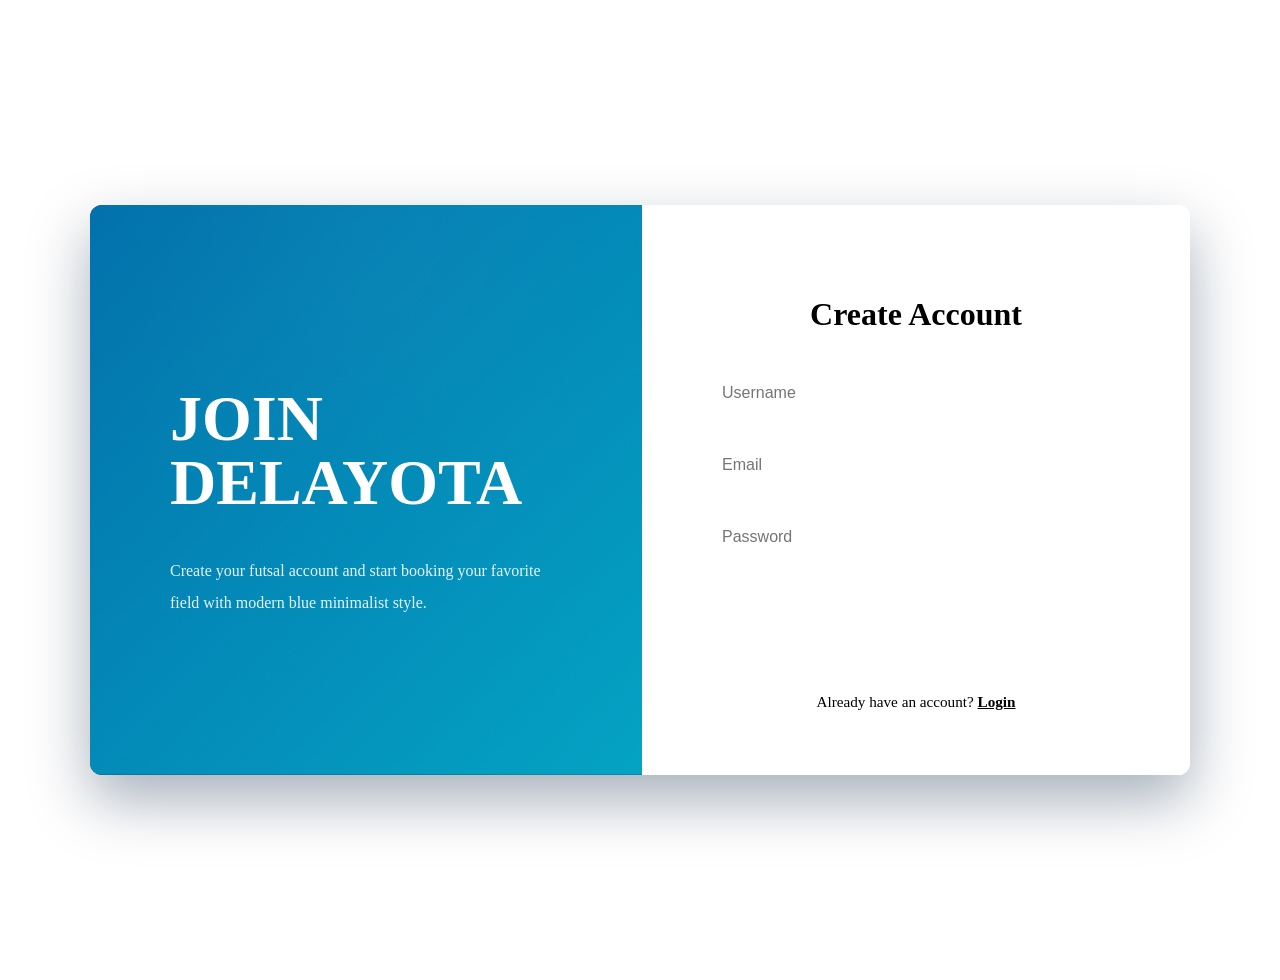
<file: login/register.html>
<!DOCTYPE html>
<html lang="en">
<head>
	<meta charset="UTF-8">
	<meta name="viewport" content="width=device-width, initial-scale=1.0">
	<title>Register - Futsal Delayota</title>

	<link rel="stylesheet" href="style.css">
</head>
<body>

	<div class="auth-wrapper">

		<div class="auth-container">

			<!-- LEFT SIDE -->

			<div class="auth-left">

				<h1>JOIN DELAYOTA</h1>

				<p>
					Create your futsal account and start booking your favorite field with modern blue minimalist style.
				</p>

			</div>

			<!-- RIGHT SIDE -->

			<div class="auth-box">

				<h2>Create Account</h2>

				<form id="registerForm" class="auth-form">

					<input
						type="text"
						id="username"
						placeholder="Username"
						required
					>

					<input
						type="email"
						id="email"
						placeholder="Email"
						required
					>

					<input
						type="password"
						id="password"
						placeholder="Password"
						required
					>

					<button type="submit">
						Register
					</button>

					<div id="message"></div>

				</form>

				<div class="auth-bottom">
					Already have an account?
					<a href="index.html">Login</a>
				</div>

			</div>

		</div>

	</div>

	<script src="js/register.js"></script>

</body>
</html>
</file>
<file: login/style.css>
.auth-wrapper{
	min-height:100vh;
	display:flex;
	justify-content:center;
	align-items:center;
	padding:2rem;
	position:relative;
	z-index:10;
}

.auth-container{
	width:100%;
	max-width:1100px;
	display:flex;
	border-radius:12px;
	overflow:hidden;
	background:rgba(255,255,255,0.96);
	box-shadow:0 25px 60px rgba(0,30,60,0.35);
	backdrop-filter:blur(8px);
}

/* LEFT SIDE */

.auth-left{
	flex:1;
	padding:5rem;
	background:
		linear-gradient(
			135deg,
			rgba(0,119,182,0.92),
			rgba(0,180,216,0.88)
		),
		url("../images/bg.jpg");
	background-size:cover;
	background-position:center;
	color:#fff;

	display:flex;
	flex-direction:column;
	justify-content:center;
}

.auth-left h1{
	font-size:4rem;
	line-height:1;
	margin-bottom:1.5rem;
	color:#fff;
}

.auth-left p{
	font-size:1rem;
	line-height:2;
	color:rgba(255,255,255,0.9);
	text-align:left;
	max-width:480px;
}

/* RIGHT SIDE */

.auth-box{
	width:420px;
	padding:4rem;
	background:#fff;
	display:flex;
	flex-direction:column;
	justify-content:center;
}

.auth-box h2{
	color:var(--biru-utama);
	font-size:2rem;
	margin-bottom:2rem;
	text-align:center;
}

/* FORM */

.auth-form{
	display:flex;
	flex-direction:column;
	gap:1rem;
}

.auth-form input{
	height:3.5rem;
	padding:0 1rem;
	border-radius:6px;
	border:2px solid var(--biru-pucat);
	font-size:1rem;
	background:#fff;
	transition:0.2s ease;
}

.auth-form input:focus{
	border-color:var(--biru-muda);
	box-shadow:0 0 0 4px rgba(0,180,216,0.12);
}

.auth-form button{
	height:3.5rem;
	border:none;
	border-radius:6px;
	cursor:pointer;

	background:
		linear-gradient(
			135deg,
			var(--biru-utama),
			var(--biru-muda)
		);

	color:#fff !important;

	font-family:"Source Sans Pro", Helvetica, sans-serif;
	font-size:0.9rem;
	font-weight:900;
	letter-spacing:0.08em;
	text-transform:uppercase;

	transition:0.25s ease;
}

.auth-form button:hover{
	transform:translateY(-2px);
	box-shadow:0 12px 24px rgba(0,119,182,0.3);
}

/* BOTTOM TEXT */

.auth-bottom{
	margin-top:1.5rem;
	text-align:center;
	font-size:0.95rem;
	color:var(--teks-abu);
}

.auth-bottom a{
	color:var(--biru-utama);
	border-bottom:none;
	font-weight:700;
}

.auth-bottom a:hover{
	color:var(--biru-muda) !important;
}

/* RESPONSIVE */

@media screen and (max-width:980px){

	.auth-container{
		flex-direction:column;
	}

	.auth-left{
		padding:3rem;
	}

	.auth-left h1{
		font-size:3rem;
	}

	.auth-box{
		width:100%;
		padding:3rem 2rem;
	}
}

@media screen and (max-width:736px){

	.auth-wrapper{
		padding:1rem;
	}

	.auth-left{
		padding:2rem;
	}

	.auth-left h1{
		font-size:2.3rem;
	}

	.auth-box h2{
		font-size:1.5rem;
	}
}
#message{
	margin-top:1rem;
	text-align:center;
	font-weight:700;
	color:var(--biru-utama);
}
</file>
<file: assets/css/main.css>
@import url(fontawesome-all.min.css);
@import url("https://fonts.googleapis.com/css?family=Merriweather:300,700,300italic,700italic|Source+Sans+Pro:900");

/*
	Futsal Delayota - Based on Massively by HTML5 UP
	Tema: Biru Muda / Light Blue Futsal
	Copyright: Gogo Marogo
*/

/* ============================================================
   PALET WARNA UTAMA FUTSAL DELAYOTA
   ============================================================
   --biru-utama  : #0077b6  (biru tua — aksen tegas)
   --biru-muda   : #00b4d8  (biru muda — warna dominan)
   --biru-cerah  : #90e0ef  (biru cerah — highlight)
   --biru-pucat  : #caf0f8  (biru pucat — background lembut)
   ============================================================ */

:root {
	--biru-utama:  #0077b6;
	--biru-muda:   #00b4d8;
	--biru-cerah:  #48cae4;
	--biru-pucat:  #caf0f8;
	--biru-nav:    rgba(0, 119, 182, 0.88);
	--putih:       #ffffff;
	--gelap:       #0d1b2a;
	--teks-gelap:  #1a2e3d;
	--teks-abu:    #607080;
}

html, body, div, span, applet, object,
iframe, h1, h2, h3, h4, h5, h6, p, blockquote,
pre, a, abbr, acronym, address, big, cite,
code, del, dfn, em, img, ins, kbd, q, s, samp,
small, strike, strong, sub, sup, tt, var, b,
u, i, center, dl, dt, dd, ol, ul, li, fieldset,
form, label, legend, table, caption, tbody,
tfoot, thead, tr, th, td, article, aside,
canvas, details, embed, figure, figcaption,
footer, header, hgroup, menu, nav, output, ruby,
section, summary, time, mark, audio, video {
	margin: 0;
	padding: 0;
	border: 0;
	font-size: 100%;
	font: inherit;
	vertical-align: baseline;
}

article, aside, details, figcaption, figure,
footer, header, hgroup, menu, nav, section {
	display: block;
}

body { line-height: 1; }
ol, ul { list-style: none; }
blockquote, q { quotes: none; }
blockquote:before, blockquote:after, q:before, q:after { content: ''; content: none; }
table { border-collapse: collapse; border-spacing: 0; }
body { -webkit-text-size-adjust: none; }
mark { background-color: transparent; color: inherit; }
input::-moz-focus-inner { border: 0; padding: 0; }
input, select, textarea {
	-moz-appearance: none;
	-webkit-appearance: none;
	-ms-appearance: none;
	appearance: none;
}

/* Basic */

@-ms-viewport { width: device-width; }

body { -ms-overflow-style: scrollbar; }

@media screen and (max-width: 480px) {
	html, body { min-width: 320px; }
}

html { box-sizing: border-box; }
*, *:before, *:after { box-sizing: inherit; }

body {
	/* Background gelap biru tua untuk kontras */
	background-color: #0a1628;
	background-image:
		linear-gradient(135deg, #0a1628 0%, #0d2137 50%, #0a1e30 100%);
}

body.is-preload *, body.is-preload *:before, body.is-preload *:after {
	-moz-animation: none !important;
	-webkit-animation: none !important;
	-ms-animation: none !important;
	animation: none !important;
	-moz-transition: none !important;
	-webkit-transition: none !important;
	-ms-transition: none !important;
	transition: none !important;
}

/* Type */

html { font-size: 16pt; }

@media screen and (max-width: 1680px) { html { font-size: 12pt; } }
@media screen and (max-width: 1280px) { html { font-size: 11pt; } }
@media screen and (max-width: 360px)  { html { font-size: 10pt; } }

body { color: var(--teks-gelap); }

body, input, select, textarea {
	font-family: "Merriweather", Georgia, serif;
	font-weight: 300;
	font-size: 1rem;
	line-height: 2.375;
}

a {
	-moz-transition: color 0.2s ease-in-out, background-color 0.2s ease-in-out, border-color 0.2s ease-in-out, box-shadow 0.2s ease-in-out;
	-webkit-transition: color 0.2s ease-in-out, background-color 0.2s ease-in-out, border-color 0.2s ease-in-out, box-shadow 0.2s ease-in-out;
	transition: color 0.2s ease-in-out, background-color 0.2s ease-in-out, border-color 0.2s ease-in-out, box-shadow 0.2s ease-in-out;
	border-bottom: dotted 1px;
	text-decoration: none;
}

a:hover { border-bottom-color: transparent; }
strong, b { font-weight: 600; }
em, i { font-style: italic; }
p { text-align: justify; margin: 0 0 2rem 0; }

h1, h2, h3, h4, h5, h6 {
	font-family: "Source Sans Pro", Helvetica, sans-serif;
	font-weight: 900;
	line-height: 1.5;
	letter-spacing: 0.075em;
	text-transform: uppercase;
	margin: 0 0 1rem 0;
}

h1 a, h2 a, h3 a, h4 a, h5 a, h6 a { border-bottom: 0; color: inherit; text-decoration: none; }

h1 { font-size: 4rem; line-height: 1.1; margin: 0 0 2rem 0; }
h2 { font-size: 1.75rem; line-height: 1.3; margin: 0 0 1.5rem 0; }
h3 { font-size: 1.25rem; margin: 0 0 1.5rem 0; }
h4 { font-size: 1rem; }
h5 { font-size: 0.9rem; }
h6 { font-size: 0.8rem; }

sub { font-size: 0.8rem; position: relative; top: 0.5rem; }
sup { font-size: 0.8rem; position: relative; top: -0.5rem; }

blockquote {
	border-left: solid 4px;
	font-style: italic;
	margin: 0 0 2rem 0;
	padding: 0.5rem 0 0.5rem 2rem;
}

code {
	border: solid 2px;
	font-family: "Courier New", monospace;
	font-size: 0.9rem;
	margin: 0 0.25rem;
	padding: 0.25rem 0.65rem;
}

pre {
	-webkit-overflow-scrolling: touch;
	font-family: "Courier New", monospace;
	font-size: 0.9rem;
	margin: 0 0 2rem 0;
}

pre code { display: block; line-height: 1.75; padding: 1rem 1.5rem; overflow-x: auto; }

hr { border: 0; border-bottom: solid 2px; margin: 3rem 0; }
hr.major { margin: 5rem 0; }

.align-left   { text-align: left; }
.align-center { text-align: center; }
.align-right  { text-align: right; }

input, select, textarea { color: var(--teks-gelap); }

a {
	color: var(--teks-gelap);
	border-bottom-color: rgba(0, 119, 182, 0.4);
}

a:hover {
	border-bottom-color: transparent;
	color: var(--biru-muda) !important;
}

strong, b { color: var(--teks-gelap); }
h1, h2, h3, h4, h5, h6 { color: var(--teks-gelap); }
blockquote { border-left-color: var(--biru-pucat); }
code { background: rgba(0, 180, 216, 0.08); border-color: var(--biru-pucat); }
hr { border-bottom-color: var(--biru-pucat); }

/* Row */

.row {
	display: flex;
	flex-wrap: wrap;
	box-sizing: border-box;
	align-items: stretch;
}

.row > * { box-sizing: border-box; }
.row.gtr-uniform > * > :last-child { margin-bottom: 0; }
.row.aln-left   { justify-content: flex-start; }
.row.aln-center { justify-content: center; }
.row.aln-right  { justify-content: flex-end; }
.row.aln-top    { align-items: flex-start; }
.row.aln-middle { align-items: center; }
.row.aln-bottom { align-items: flex-end; }
.row > .imp     { order: -1; }

.row > .col-1  { width: 8.33333%; }   .row > .off-1  { margin-left: 8.33333%; }
.row > .col-2  { width: 16.66667%; }  .row > .off-2  { margin-left: 16.66667%; }
.row > .col-3  { width: 25%; }        .row > .off-3  { margin-left: 25%; }
.row > .col-4  { width: 33.33333%; }  .row > .off-4  { margin-left: 33.33333%; }
.row > .col-5  { width: 41.66667%; }  .row > .off-5  { margin-left: 41.66667%; }
.row > .col-6  { width: 50%; }        .row > .off-6  { margin-left: 50%; }
.row > .col-7  { width: 58.33333%; }  .row > .off-7  { margin-left: 58.33333%; }
.row > .col-8  { width: 66.66667%; }  .row > .off-8  { margin-left: 66.66667%; }
.row > .col-9  { width: 75%; }        .row > .off-9  { margin-left: 75%; }
.row > .col-10 { width: 83.33333%; }  .row > .off-10 { margin-left: 83.33333%; }
.row > .col-11 { width: 91.66667%; }  .row > .off-11 { margin-left: 91.66667%; }
.row > .col-12 { width: 100%; }       .row > .off-12 { margin-left: 100%; }

.row { margin-top: 0; margin-left: -1.5rem; }
.row > * { padding: 0 0 0 1.5rem; }
.row.gtr-uniform { margin-top: -1.5rem; }
.row.gtr-uniform > * { padding-top: 1.5rem; }

/* Box */

.box {
	border: solid 2px var(--biru-pucat);
	margin-bottom: 2rem;
	padding: 1.5rem;
}

.box > :last-child,
.box > :last-child > :last-child,
.box > :last-child > :last-child > :last-child { margin-bottom: 0; }

.box.alt { border: 0; border-radius: 0; padding: 0; }

/* ============================================================
   BUTTON — Tema Biru Delayota
   ============================================================ */

input[type="submit"],
input[type="reset"],
input[type="button"],
button,
.button {
	-moz-appearance: none;
	-webkit-appearance: none;
	-ms-appearance: none;
	appearance: none;
	-moz-transition: background-color 0.2s ease-in-out, box-shadow 0.2s ease-in-out, color 0.2s ease-in-out;
	-webkit-transition: background-color 0.2s ease-in-out, box-shadow 0.2s ease-in-out, color 0.2s ease-in-out;
	transition: background-color 0.2s ease-in-out, box-shadow 0.2s ease-in-out, color 0.2s ease-in-out;
	border: 0;
	border-radius: 4px;
	cursor: pointer;
	display: inline-block;
	font-family: "Source Sans Pro", Helvetica, sans-serif;
	font-size: 0.8rem;
	font-weight: 900;
	letter-spacing: 0.075em;
	height: 3rem;
	line-height: 3rem;
	padding: 0 2rem;
	text-align: center;
	text-decoration: none;
	text-transform: uppercase;
	white-space: nowrap;
}

.button.icon:before { margin-right: 0.5rem; }

.button.icon.solo {
	position: relative;
	width: 4rem;
	height: 4rem;
	line-height: 4rem;
	border-radius: 50%;
	text-indent: 4rem;
	overflow: hidden;
	padding: 0;
	white-space: nowrap;
}

.button.icon.solo:before {
	position: absolute;
	display: block;
	top: 0; left: 0;
	width: inherit; height: inherit;
	line-height: inherit;
	font-size: 1.25rem;
	margin-right: 0;
	text-align: center;
	text-indent: 0;
}

.button.fit  { width: 100%; }
.button.small { font-size: 0.7rem; height: 2.5rem; line-height: 2.5rem; padding: 0 1.5rem; }
.button.large { font-size: 0.9rem; height: 3.5rem; line-height: 3.5rem; padding: 0 2.75rem; }

input[type="submit"],
input[type="reset"],
input[type="button"],
button,
.button {
	background-color: transparent;
	box-shadow: inset 0 0 0 2px var(--biru-utama);
	color: var(--biru-utama) !important;
}

input[type="submit"]:hover,
input[type="reset"]:hover,
input[type="button"]:hover,
button:hover,
.button:hover {
	box-shadow: inset 0 0 0 2px var(--biru-muda);
	color: var(--biru-muda) !important;
	background-color: rgba(0, 180, 216, 0.08);
}

.button.primary,
input[type="submit"].primary,
input[type="reset"].primary,
input[type="button"].primary {
	background: linear-gradient(135deg, var(--biru-utama), var(--biru-muda));
	box-shadow: 0 4px 15px rgba(0, 119, 182, 0.35);
	color: #ffffff !important;
}

.button.primary:hover,
input[type="submit"].primary:hover,
input[type="reset"].primary:hover,
input[type="button"].primary:hover {
	background: linear-gradient(135deg, var(--biru-muda), var(--biru-cerah));
	box-shadow: 0 6px 20px rgba(0, 180, 216, 0.45);
}

/* Tombol Login di Navbar */
.nav-login-btn {
	appearance: none;
	background: linear-gradient(135deg, var(--biru-utama), var(--biru-muda));
	border: none;
	border-radius: 4px;
	color: #fff !important;
	cursor: pointer;
	font-family: "Source Sans Pro", Helvetica, sans-serif;
	font-size: 0.75rem;
	font-weight: 900;
	letter-spacing: 0.075em;
	padding: 0.45rem 1.1rem;
	text-transform: uppercase;
	transition: all 0.2s ease-in-out;
	line-height: 1.4;
	height: auto;
	display: inline-flex;
	align-items: center;
	gap: 0.4rem;
	box-shadow: 0 2px 8px rgba(0,119,182,0.4);
}

.nav-login-btn:hover {
	background: linear-gradient(135deg, var(--biru-muda), var(--biru-cerah));
	box-shadow: 0 4px 14px rgba(0, 180, 216, 0.55);
	transform: translateY(-1px);
}

.nav-login-item {
	display: flex !important;
	align-items: center;
	gap: 0.5rem;
	padding: 0 0.5rem 0 0.5rem !important;
}

/* Form */

form { margin: 0 0 2rem 0; }
form > :last-child { margin-bottom: 0; }

form > .fields {
	display: flex;
	flex-wrap: wrap;
	width: calc(100% + 3rem);
	margin: -1.5rem 0 2rem -1.5rem;
}

form > .fields > .field {
	flex-grow: 0;
	flex-shrink: 0;
	padding: 1.5rem 0 0 1.5rem;
	width: calc(100% - 1.5rem);
}

form > .fields > .field.half    { width: calc(50% - 0.75rem); }
form > .fields > .field.third   { width: calc(100%/3 - 0.5rem); }
form > .fields > .field.quarter { width: calc(25% - 0.375rem); }

label {
	display: block;
	font-family: "Source Sans Pro", Helvetica, sans-serif;
	font-weight: 900;
	line-height: 1.5;
	letter-spacing: 0.075em;
	font-size: 0.8rem;
	text-transform: uppercase;
	margin: 0 0 0.75rem 0;
	color: var(--teks-gelap);
}

input[type="text"],
input[type="password"],
input[type="email"],
select,
textarea {
	-moz-appearance: none;
	-webkit-appearance: none;
	appearance: none;
	background: transparent;
	border-radius: 4px;
	border: solid 2px var(--biru-pucat);
	color: inherit;
	display: block;
	outline: 0;
	padding: 0 1rem;
	text-decoration: none;
	width: 100%;
	transition: border-color 0.2s ease-in-out;
}

input[type="text"]:focus,
input[type="password"]:focus,
input[type="email"]:focus,
select:focus,
textarea:focus {
	border-color: var(--biru-muda);
	box-shadow: 0 0 0 3px rgba(0, 180, 216, 0.15);
}

input[type="text"],
input[type="password"],
input[type="email"],
select { height: 3rem; }

textarea { padding: 0.75rem 1rem; }

::-webkit-input-placeholder { color: #a0b8c8 !important; opacity: 1; }
:-moz-placeholder            { color: #a0b8c8 !important; opacity: 1; }
::-moz-placeholder           { color: #a0b8c8 !important; opacity: 1; }
:-ms-input-placeholder       { color: #a0b8c8 !important; }

/* Icon */

.icon {
	text-decoration: none;
	border-bottom: none;
	position: relative;
}

.icon:before {
	-moz-osx-font-smoothing: grayscale;
	-webkit-font-smoothing: antialiased;
	display: inline-block;
	font-style: normal;
	font-variant: normal;
	text-rendering: auto;
	line-height: 1;
	text-transform: none !important;
	font-family: 'Font Awesome 5 Free';
	font-weight: 400;
}

.icon > .label { display: none; }
.icon:before   { line-height: inherit; }
.icon.solid:before  { font-weight: 900; }
.icon.brands:before { font-family: 'Font Awesome 5 Brands'; }

/* Image */

.image {
	border: 0;
	display: inline-block;
	position: relative;
	overflow: hidden;
}

.image img { display: block; }

.image.left  { float: left; margin: 0 2rem 2rem 0; top: 0.75rem; max-width: 40%; }
.image.right { float: right; margin: 0 0 2rem 2rem; top: 0.75rem; max-width: 40%; }
.image.left img, .image.right img { width: 100%; }

.image.fit {
	display: block;
	margin: 2.5rem 0;
	width: 100%;
	min-height: 200px;
	background-color: var(--biru-pucat);
	background-size: cover;
	background-position: center;
}

.image.fit img { width: 100%; height: 100%; object-fit: cover; }
.image.fit:first-child { margin-top: 0; }

.image.main {
	display: block;
	margin: 4rem 0;
	width: 100%;
	min-height: 350px;
	background-color: var(--biru-pucat);
	background-size: cover;
	background-position: center;
}

.image.main img { width: 100%; height: 100%; object-fit: cover; }
.image.main:first-child { margin-top: 0; }

a.image img {
	-moz-transition: transform 0.2s ease-out;
	-webkit-transition: transform 0.2s ease-out;
	transition: transform 0.2s ease-out;
}

a.image:hover img { transform: scale(1.05); }

/* Actions */

ul.actions {
	display: flex;
	cursor: default;
	list-style: none;
	margin-left: -1rem;
	padding-left: 0;
}

ul.actions li { padding: 0 0 0 1rem; vertical-align: middle; }

ul.actions.special {
	justify-content: center;
	width: 100%;
	margin-left: 0;
}

ul.actions.special li:first-child { padding-left: 0; }

/* Icons list */

ul.icons { cursor: default; list-style: none; padding-left: 0; }
ul.icons li { display: inline-block; padding: 0 0.5rem 0 0; vertical-align: middle; }
ul.icons li:last-child { padding-right: 0; }
ul.icons li .icon:before {
	width: 2.25rem;
	height: 2.25rem;
	line-height: 2.25rem;
	display: inline-block;
	text-align: center;
	border-radius: 100%;
	font-size: 1.25rem;
}

ul.icons li a.icon:hover:before { color: var(--biru-cerah); }
ul.icons.alt li .icon:before { box-shadow: inset 0 0 0 2px rgba(255,255,255,0.5); transition: all 0.2s ease-in-out; }
ul.icons.alt li a.icon:hover:before { box-shadow: inset 0 0 0 2px var(--biru-cerah); color: var(--biru-cerah); }

/* Section/Article */

section.special, article.special { text-align: center; }

header { cursor: default; }
header > .date {
	display: block;
	font-size: 0.8rem;
	margin: 0 0 1rem 0;
	position: relative;
	color: var(--biru-muda);
	font-family: "Source Sans Pro", Helvetica, sans-serif;
	font-weight: 900;
	letter-spacing: 0.075em;
	text-transform: uppercase;
}

header > p { font-style: italic; }

header.major {
	margin: 0 0 4rem 0;
	text-align: center;
}

header.major > :last-child { margin-bottom: 0; }
header.major > p { margin-top: 0; text-align: center; }
header.major > .date {
	font-size: 1rem;
	margin: 0 0 4rem 0;
	color: var(--biru-muda);
}

header.major > .date:before, header.major > .date:after {
	content: '';
	display: block;
	position: absolute;
	top: 50%;
	width: calc(50% - 6rem);
	border-top: solid 2px var(--biru-pucat);
}
header.major > .date:before { left: 0; }
header.major > .date:after  { right: 0; }

/* Pagination */

.pagination {
	display: inline-flex;
	user-select: none;
	cursor: default;
	list-style: none;
	margin: 0 0 2rem 2px;
	padding: 0;
}

.pagination a, .pagination span {
	transition: all 0.2s ease-in-out;
	border: solid 2px var(--biru-pucat);
	display: inline-block;
	font-family: "Source Sans Pro", Helvetica, sans-serif;
	font-size: 0.8rem;
	font-weight: 900;
	height: 3rem;
	letter-spacing: 0.075em;
	line-height: calc(3rem - 4px);
	margin-left: -2px;
	min-width: 3rem;
	position: relative;
	text-align: center;
	text-decoration: none;
	text-transform: uppercase;
}

.pagination .next, .pagination .previous { text-decoration: none; padding: 0 1.75rem; }

.pagination a { color: var(--biru-utama) !important; }
.pagination a:hover {
	color: var(--biru-cerah) !important;
	border-color: var(--biru-muda);
	background-color: rgba(0, 180, 216, 0.08);
	z-index: 1;
}

.pagination a.active {
	background-color: var(--biru-utama);
	color: #fff !important;
	border-color: var(--biru-utama);
}

.pagination span { color: var(--biru-pucat); }

/* ============================================================
   WRAPPER
   ============================================================ */

#wrapper {
	transition: opacity 0.5s ease;
	position: relative;
	z-index: 1;
	overflow: hidden;
}

#wrapper > .bg {
	position: absolute;
	top: 0; left: 0;
	width: 100%; height: 100%;
	background-color: #0a1628;
	background-image:
		url("../../images/overlay.png"),
		linear-gradient(160deg, rgba(0,119,182,0.75) 0%, rgba(0,20,50,0.92) 60%, rgba(0,50,80,0.85) 100%),
		var(--foto-background, url("../../images/bg.jpg"));
	background-size: auto, auto, 100% auto;
	background-position: center, center, top center;
	background-repeat: repeat, no-repeat, no-repeat;
	background-attachment: scroll, scroll, scroll;
	z-index: -1;
}

#wrapper > .bg.fixed { position: fixed; width: 100vw; height: 100vh; }

#wrapper.fade-in:before {
	pointer-events: none;
	transition: opacity 1s ease-in-out;
	transition-delay: 0.75s;
	background: #0a1628;
	content: '';
	display: block;
	height: 100%;
	left: 0;
	opacity: 0;
	position: fixed;
	top: 0;
	width: 100%;
}

body.is-preload #wrapper.fade-in:before { opacity: 1; }

/* ============================================================
   INTRO
   ============================================================ */

#intro {
	color: #ffffff;
	padding: 8rem 4rem 6rem;
	align-items: center;
	display: flex;
	flex-direction: column;
	justify-content: flex-end;
	transition: opacity 1s ease, transform 1s ease;
	position: relative;
	cursor: default;
	text-align: center;
	z-index: 1;
	min-height: 100vh;
}

#intro a {
	color: #ffffff;
	border-bottom-color: rgba(255, 255, 255, 0.5);
}
#intro a:hover { border-bottom-color: transparent; color: var(--biru-cerah) !important; }
#intro strong, #intro b { color: #ffffff; }
#intro h1, #intro h2, #intro h3, #intro h4, #intro h5, #intro h6 { color: #ffffff; }

#intro input[type="submit"],
#intro input[type="reset"],
#intro input[type="button"],
#intro button,
#intro .button {
	background-color: transparent;
	box-shadow: inset 0 0 0 2px #ffffff;
	color: #ffffff !important;
}

#intro input[type="submit"]:hover,
#intro input[type="reset"]:hover,
#intro input[type="button"]:hover,
#intro button:hover,
#intro .button:hover {
	box-shadow: inset 0 0 0 2px var(--biru-cerah);
	color: var(--biru-cerah) !important;
}

#intro h1 {
	font-size: 5rem;
	line-height: 1;
	text-shadow: 0 4px 30px rgba(0,0,0,0.5);
}

#intro p {
	font-size: 1.25rem;
	font-style: italic;
	margin-top: -0.25rem;
	text-align: center;
	text-shadow: 0 2px 10px rgba(0,0,0,0.4);
}

#intro + #header { margin-top: -20rem; }

#intro + #header .logo {
	transform: translateY(2rem);
	opacity: 0;
	visibility: hidden;
}

#intro.hidden {
	pointer-events: none;
	transform: translateY(2rem);
	transition: opacity 0.5s ease, transform 0.5s ease, visibility 0.5s;
	opacity: 0;
	visibility: hidden;
}

#intro.hidden + #header .logo {
	transform: translateY(0);
	opacity: 1;
	visibility: visible;
}

body.is-preload #intro { transform: translateY(2rem); opacity: 0; }

@media screen and (max-width: 980px) {
	#intro { padding: 4rem 4rem 2rem; min-height: 90vh; }
	#intro + #header { margin-top: -14rem; }
}

@media screen and (max-width: 736px) {
	#intro { padding: 3rem 2rem 1rem; min-height: 80vh; }
	#intro h1 { font-size: 3.25rem; line-height: 1.1; margin-bottom: 1rem; }
	#intro p  { font-size: 1rem; margin-top: 0; }
	#intro .actions { display: none; }
}

/* ============================================================
   HEADER
   ============================================================ */

#header {
	color: #ffffff;
	align-items: center;
	display: flex;
	flex-direction: column;
	justify-content: flex-end;
	pointer-events: none;
	user-select: none;
	height: 20rem;
	padding-bottom: 8rem;
	position: relative;
	text-align: center;
	z-index: 2;
}

#header a { color: #ffffff; border-bottom-color: rgba(255, 255, 255, 0.5); }
#header a:hover { border-bottom-color: transparent; color: var(--biru-cerah) !important; }
#header strong, #header b { color: #ffffff; }
#header h1, #header h2, #header h3, #header h4, #header h5, #header h6 { color: #ffffff; }

#header .logo {
	transition: border-color 0.2s ease-in-out, color 0.2s ease-in-out, opacity 0.5s ease, transform 0.5s ease, visibility 0.5s;
	pointer-events: auto;
	border-style: solid;
	border-color: #ffffff;
	border-width: 4px !important;
	font-family: "Source Sans Pro", Helvetica, sans-serif;
	font-size: 2.25rem;
	font-weight: 900;
	letter-spacing: 0.075em;
	line-height: 1;
	padding: 1rem 1.75rem;
	text-transform: uppercase;
	visibility: visible;
	border-radius: 4px;
}

#header .logo:hover {
	border-color: var(--biru-cerah) !important;
	color: var(--biru-cerah) !important;
}

@media screen and (max-width: 980px) { #header { height: 14rem; padding-bottom: 4rem; } }
@media screen and (max-width: 736px) {
	#header { padding-bottom: 3rem; }
	#header .logo { font-size: 1.75rem; border-width: 3px !important; }
}

/* ============================================================
   NAV — Tema Biru Delayota
   ============================================================ */

#nav {
	color: #ffffff;
	display: flex;
	transition: transform 1s ease, opacity 1s ease;
	background: var(--biru-nav);
	backdrop-filter: blur(10px);
	-webkit-backdrop-filter: blur(10px);
	border-bottom: 2px solid rgba(0, 180, 216, 0.4);
	height: 4rem;
	line-height: 4rem;
	margin: -4rem auto 0 auto;
	overflow: hidden;
	padding: 0 1rem 0 0;
	position: relative;
	width: calc(100% - 4rem);
	max-width: 72rem;
	z-index: 2;
}

#nav a { color: #ffffff; border-bottom-color: rgba(255, 255, 255, 0.5); }
#nav a:hover { border-bottom-color: transparent; color: var(--biru-cerah) !important; }
#nav strong, #nav b { color: #ffffff; }

#nav ul.links {
	display: flex;
	flex-grow: 1;
	flex-shrink: 1;
	font-family: "Source Sans Pro", Helvetica, sans-serif;
	font-weight: 900;
	letter-spacing: 0.075em;
	list-style: none;
	margin-bottom: 0;
	padding-left: 0;
	text-transform: uppercase;
}

#nav ul.links li { display: block; padding-left: 0; }

#nav ul.links li a {
	transition: background-color 0.2s ease-in-out, color 0.2s ease-in-out;
	display: block;
	font-size: 0.8rem;
	outline: none;
	padding: 0 1.5rem;
}

#nav ul.links li a:hover {
	color: inherit !important;
	background-color: rgba(255, 255, 255, 0.12);
}

#nav ul.links li.active {
	background: linear-gradient(135deg, var(--biru-muda), var(--biru-cerah));
}

#nav ul.links li.active a { color: #fff; }
#nav ul.links li.active a:hover { color: var(--gelap) !important; }

#nav ul.icons {
	flex-grow: 0;
	flex-shrink: 0;
	margin-bottom: 0;
	display: flex;
	align-items: center;
}

#nav ul.icons li a.icon:hover:before { color: var(--biru-cerah); }

@media screen and (max-width: 980px) { #nav { display: none; } }

/* ============================================================
   MAIN — Konten Utama
   ============================================================ */

#main {
	background-color: #ffffff;
	position: relative;
	margin: 0 auto;
	width: calc(100% - 4rem);
	max-width: 72rem;
	z-index: 2;
	border-radius: 0 0 6px 6px;
	box-shadow: 0 20px 60px rgba(0, 30, 60, 0.25);
}

#main > * {
	padding: 4rem 4rem 2rem;
	border-top: solid 2px var(--biru-pucat);
	margin: 0;
}

#main > *:first-child { border-top: 0; }
#main > footer { text-align: center; }

#main > .post {
	padding: 8rem 8rem 6rem;
}

#main > .post header.major > .date { margin-top: -2rem; }

#main > .post header.major > h1,
#main > .post header.major h2 {
	font-size: 4rem;
	line-height: 1.1;
	margin: 0 0 2rem 0;
	color: var(--biru-utama);
}

#main > .post.featured { text-align: center; }

#main > .posts {
	display: flex;
	flex-wrap: wrap;
	align-items: stretch;
	text-align: center;
	width: 100%;
	padding: 0;
}

#main > .posts > * { flex-shrink: 1; flex-grow: 0; }
#main > .posts > * { width: 50%; padding: 4rem; }

#main > .posts > article {
	border-color: var(--biru-pucat);
	border-left-width: 2px;
	border-style: solid;
	border-top-width: 2px;
	text-align: center;
	transition: background-color 0.2s ease;
}

#main > .posts > article:hover { background-color: rgba(202, 240, 248, 0.15); }
#main > .posts > article > :last-child { margin-bottom: 0; }
#main > .posts > article:nth-child(2n - 1) { border-left-width: 0; }
#main > .posts > article:nth-child(-n + 2)  { border-top-width: 0; }

/* Judul artikel — biru */
#main > .posts > article h2 a,
#main > .posts > article h2 a:visited {
	color: var(--biru-utama);
}
#main > .posts > article h2 a:hover { color: var(--biru-muda) !important; }

/* Tanggal artikel */
#main > .posts > article .date,
#main > .post .date {
	color: var(--biru-muda);
}

@media screen and (max-width: 1280px) { #main > .post { padding: 6rem 4rem 4rem; } }

@media screen and (max-width: 980px) {
	#main > .posts > * { width: 50%; padding: 2.5rem; }
}

@media screen and (max-width: 736px) {
	#main > * { padding: 2rem 2rem 0.1rem; }
	#main > .post { padding: 4rem 2rem 2rem; }
	#main > .post header.major > h1, #main > .post header.major h2 { font-size: 2.5rem; }
	#main > .posts > * { width: 100%; padding: 2rem; }
	#main > .posts > article:nth-child(n)      { border-left-width: 0; }
	#main > .posts > article:nth-child(-n + 1) { border-top-width: 0; }
}

@media screen and (max-width: 480px) { #main { width: 100%; } }

/* ============================================================
   FOOTER
   ============================================================ */

#footer {
	display: flex;
	background-color: #e8f7fd;
	color: var(--teks-abu);
	cursor: default;
	position: relative;
	margin: 0 auto;
	width: calc(100% - 4rem);
	max-width: 72rem;
	z-index: 2;
}

#footer a { color: var(--teks-abu); border-bottom-color: rgba(96, 112, 128, 0.5); }
#footer a:hover { border-bottom-color: transparent; color: var(--biru-muda) !important; }
#footer strong, #footer b { color: var(--teks-gelap); }
#footer h1, #footer h2, #footer h3, #footer h4, #footer h5, #footer h6 { color: var(--teks-gelap); }

#footer input[type="submit"],
#footer input[type="reset"],
#footer input[type="button"],
#footer button,
#footer .button {
	background-color: transparent;
	box-shadow: inset 0 0 0 2px var(--biru-utama);
	color: var(--biru-utama) !important;
}

#footer input[type="submit"]:hover,
#footer input[type="reset"]:hover,
#footer input[type="button"]:hover,
#footer button:hover,
#footer .button:hover {
	box-shadow: inset 0 0 0 2px var(--biru-muda);
	color: var(--biru-muda) !important;
}

#footer input[type="submit"].primary,
#footer .button.primary {
	background: linear-gradient(135deg, var(--biru-utama), var(--biru-muda));
	box-shadow: none;
	color: #ffffff !important;
}

#footer input[type="text"],
#footer input[type="password"],
#footer input[type="email"],
#footer select,
#footer textarea { border-color: var(--biru-pucat); }

#footer input[type="text"]:focus,
#footer input[type="password"]:focus,
#footer input[type="email"]:focus,
#footer select:focus,
#footer textarea:focus { border-color: var(--biru-muda); }

#footer ul.icons li a.icon:hover:before { color: var(--biru-muda); }
#footer ul.icons.alt li .icon:before { box-shadow: inset 0 0 0 2px #c0dde8; }
#footer ul.icons.alt li a.icon:hover:before { box-shadow: inset 0 0 0 2px var(--biru-muda); }

#footer > section {
	flex-basis: 50%;
	flex-grow: 1;
	flex-shrink: 1;
	padding: 4rem 4rem 2rem;
	border-left: solid 2px var(--biru-pucat);
}

#footer > section:first-child { border-left: 0; }

#footer > section.split {
	display: flex;
	flex-direction: column;
	padding: 0;
}

#footer > section.split > section {
	padding: 3rem 4rem 1rem;
	border-top: solid 2px var(--biru-pucat);
}

#footer > section.split > section:first-child { padding: 5rem 4rem 1rem; border-top: 0; }
#footer > section.split > section:last-child  { padding: 3rem 4rem 3rem; }

#footer > section.split.contact > section {
	display: flex;
	align-items: center;
	padding: 3.15rem 4rem;
}

#footer > section.split.contact > section > * { margin-bottom: 0; }
#footer > section.split.contact > section > :first-child { flex-shrink: 0; flex-grow: 0; width: 6rem; }
#footer > section.split.contact > section > :last-child  { flex-shrink: 1; flex-grow: 1; }

#footer form label, #footer h3, #footer p { font-size: 0.8rem; }

@media screen and (max-width: 980px) {
	#footer { display: block; }
	#footer > section { border-top: solid 2px var(--biru-pucat); }
	#footer > section:first-child { border-top: 0; }
}

@media screen and (max-width: 736px) {
	#footer > section { padding: 2rem 2rem 0.1rem; }
}

@media screen and (max-width: 480px) { #footer { width: 100%; } }

/* ============================================================
   COPYRIGHT — Gogo Marogo
   ============================================================ */

#copyright {
	position: relative;
	color: rgba(202, 240, 248, 0.6);
	cursor: default;
	font-family: "Source Sans Pro", Helvetica, sans-serif;
	font-size: 0.8rem;
	font-weight: 900;
	letter-spacing: 0.075em;
	line-height: 1.5;
	text-align: center;
	text-transform: uppercase;
	margin: 3rem auto 6rem;
	width: calc(100% - 4rem);
	max-width: 72rem;
	z-index: 2;
	padding: 1.5rem 0;
	border-top: 1px solid rgba(0, 180, 216, 0.2);
}

#copyright a {
	color: var(--biru-cerah);
	border-bottom-color: rgba(72, 202, 228, 0.4);
}

#copyright a:hover {
	border-bottom-color: transparent;
	color: var(--biru-muda) !important;
}

#copyright ul { list-style: none; margin: 0; padding-left: 0; }

#copyright ul li {
	border-left: solid 2px rgba(0, 180, 216, 0.3);
	display: inline-block;
	line-height: 1;
	margin-left: 1rem;
	padding-left: 1rem;
}

#copyright ul li:first-child { border-left: 0; margin-left: 0; padding-left: 0; }

@media screen and (max-width: 480px) {
	#copyright { margin: 2rem auto 4rem; }
	#copyright ul li { border-left: 0; margin: 0.75rem 0 0; padding-left: 0; display: block; }
	#copyright ul li:first-child { margin-top: 0; }
}

/* ============================================================
   NAV PANEL (Mobile)
   ============================================================ */

#navPanelToggle {
	text-decoration: none;
	transition: color 0.2s ease-in-out, background-color 0.2s ease-in-out, box-shadow 0.2s ease-in-out;
	display: none;
	position: fixed;
	top: 0.75rem;
	right: 0.75rem;
	border: 0;
	color: #ffffff;
	font-family: "Source Sans Pro", Helvetica, sans-serif;
	font-size: 0.9rem;
	font-weight: 900;
	letter-spacing: 0.075em;
	padding: 0.375rem 1.25rem;
	text-transform: uppercase;
	z-index: 10001;
	background: var(--biru-utama);
	border-radius: 4px;
}

#navPanelToggle:before {
	-moz-osx-font-smoothing: grayscale;
	-webkit-font-smoothing: antialiased;
	display: inline-block;
	font-style: normal;
	font-variant: normal;
	text-rendering: auto;
	line-height: 1;
	text-transform: none !important;
	font-family: 'Font Awesome 5 Free';
	font-weight: 900;
	content: '\f0c9';
	margin-right: 0.5rem;
}

#navPanelToggle:hover { background: var(--biru-muda); }

#navPanelToggle.alt {
	background-color: rgba(255, 255, 255, 0.92);
	box-shadow: 0 0.125rem 0.75rem rgba(0, 30, 60, 0.25);
	color: var(--biru-utama);
}

#navPanelToggle.alt:hover { background-color: #ffffff; }

@media screen and (max-width: 980px) { #navPanelToggle { display: block; } }
@media screen and (max-width: 736px) { #navPanelToggle { font-size: 0.8rem; padding: 0.25rem 1rem; } }

#navPanel {
	transform: translateX(20rem);
	transition: transform 0.5s ease, box-shadow 0.5s ease, visibility 0.5s;
	display: none;
	-webkit-overflow-scrolling: touch;
	background: #ffffff;
	box-shadow: none;
	color: var(--teks-gelap);
	height: 100%;
	max-width: 80%;
	overflow-y: auto;
	padding: 3rem 2rem;
	position: fixed;
	right: 0;
	top: 0;
	visibility: hidden;
	width: 20rem;
	z-index: 10002;
	border-left: 3px solid var(--biru-muda);
}

#navPanel .links { list-style: none; padding-left: 0; }

#navPanel .links li { border-top: solid 2px var(--biru-pucat); }

#navPanel .links li a {
	border-bottom: 0;
	display: block;
	font-family: "Source Sans Pro", Helvetica, sans-serif;
	font-size: 0.9rem;
	font-weight: 900;
	letter-spacing: 0.075em;
	padding: 0.75rem 0;
	text-transform: uppercase;
	color: var(--biru-utama);
}

#navPanel .links li a:hover { color: var(--biru-muda) !important; }
#navPanel .links li:first-child { border-top: 0; }

#navPanel .close {
	text-decoration: none;
	transition: color 0.2s ease-in-out;
	border: 0;
	color: #909498;
	cursor: pointer;
	display: block;
	height: 3.25rem;
	line-height: 3.25rem;
	padding-right: 1.25rem;
	position: absolute;
	right: 0;
	text-align: right;
	top: 0;
	vertical-align: middle;
	width: 7rem;
}

#navPanel .close:before {
	-moz-osx-font-smoothing: grayscale;
	-webkit-font-smoothing: antialiased;
	display: inline-block;
	font-style: normal;
	font-variant: normal;
	text-rendering: auto;
	line-height: 1;
	text-transform: none !important;
	font-family: 'Font Awesome 5 Free';
	font-weight: 900;
	content: '\f00d';
	font-size: 1.25rem;
}

#navPanel .close:hover { color: var(--biru-utama); }

@media screen and (max-width: 980px) { #navPanel { display: block; } }
@media screen and (max-width: 736px) { #navPanel { padding: 2.5rem 1.75rem; } }

@media screen and (max-width: 980px) {
	body.is-navPanel-visible #wrapper { opacity: 0.5; }
	body.is-navPanel-visible #navPanel {
		transform: translateX(0);
		box-shadow: -5px 0 30px rgba(0, 30, 60, 0.3);
		visibility: visible;
	}
}
</file>
<file: assets/css/noscript.css>
@import url(font-awesome.min.css);

/*
	Massively by HTML5 UP
	html5up.net | @ajlkn
	Free for personal and commercial use under the CCA 3.0 license (html5up.net/license)
*/

/* Wrapper */

	#wrapper {
		background-color: #212931;
		background-image: url("../../images/overlay.png"), linear-gradient(0deg, rgba(0, 0, 0, 0.1), rgba(0, 0, 0, 0.1)), url("../../images/bg.jpg");
		background-size: auto,								auto,														100% auto;
		background-position: center,								center,														top center;
		background-repeat: repeat,								no-repeat,													no-repeat;
		background-attachment: fixed,								fixed,														fixed;
	}

		#wrapper.fade-in:before {
			display: none;
		}

/* Intro */

	body.is-preload #intro {
		opacity: 1;
	}

		body.is-preload #intro:not(.hidden) + #header + #nav {
			-moz-transform: none;
			-webkit-transform: none;
			-ms-transform: none;
			transform: none;
			opacity: 1;
		}
</file>
